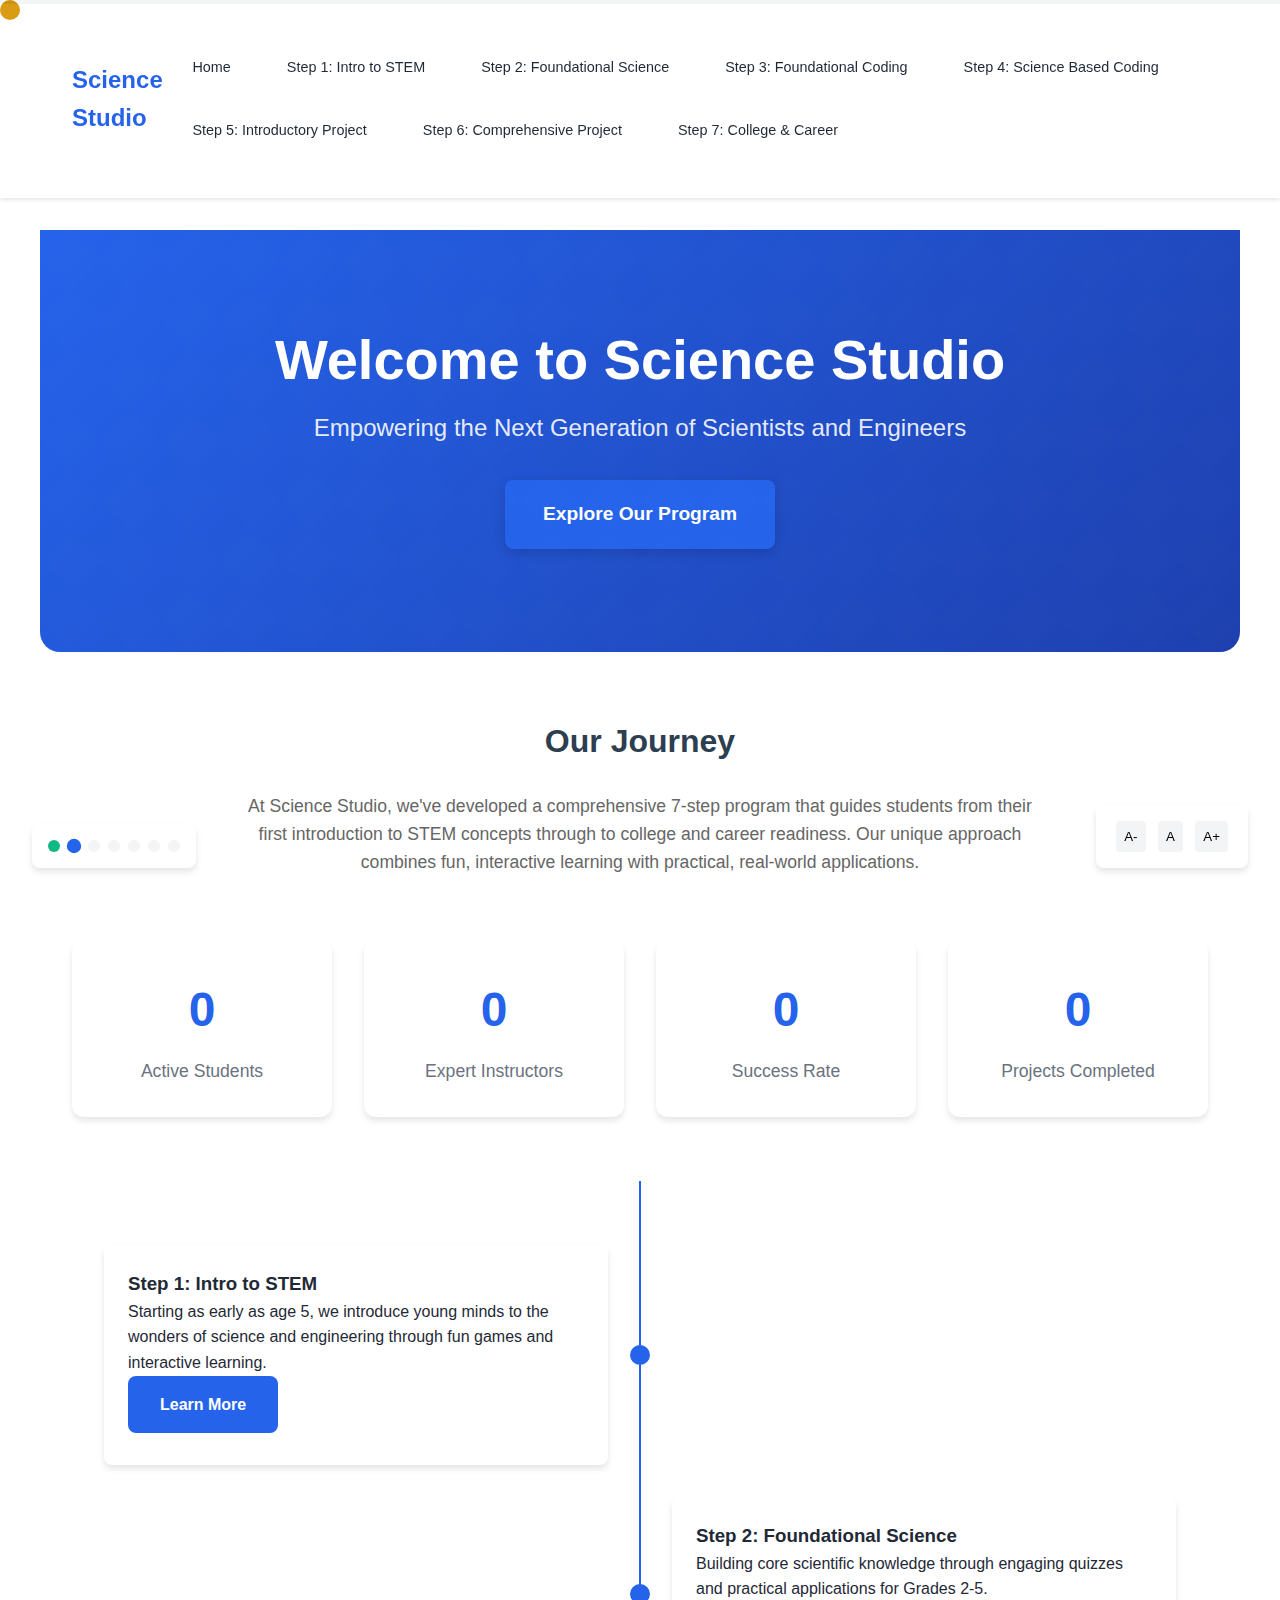
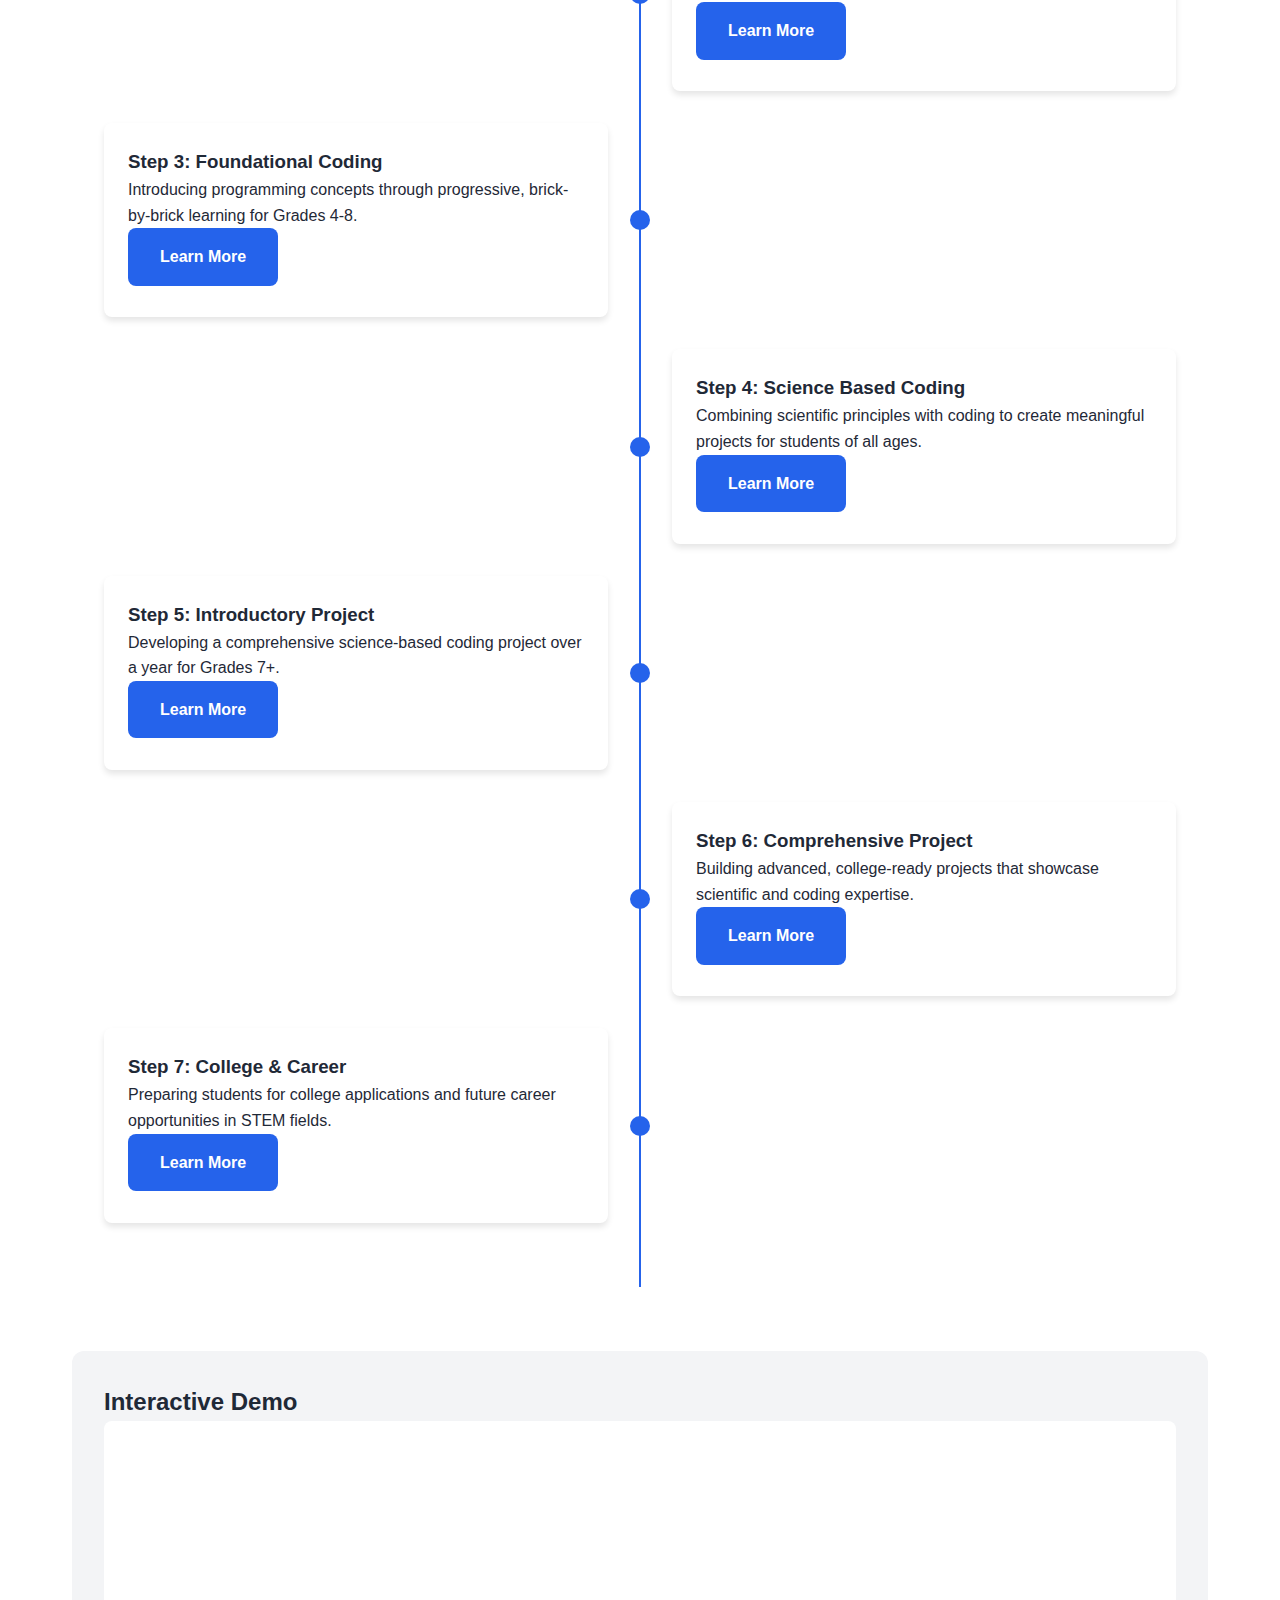
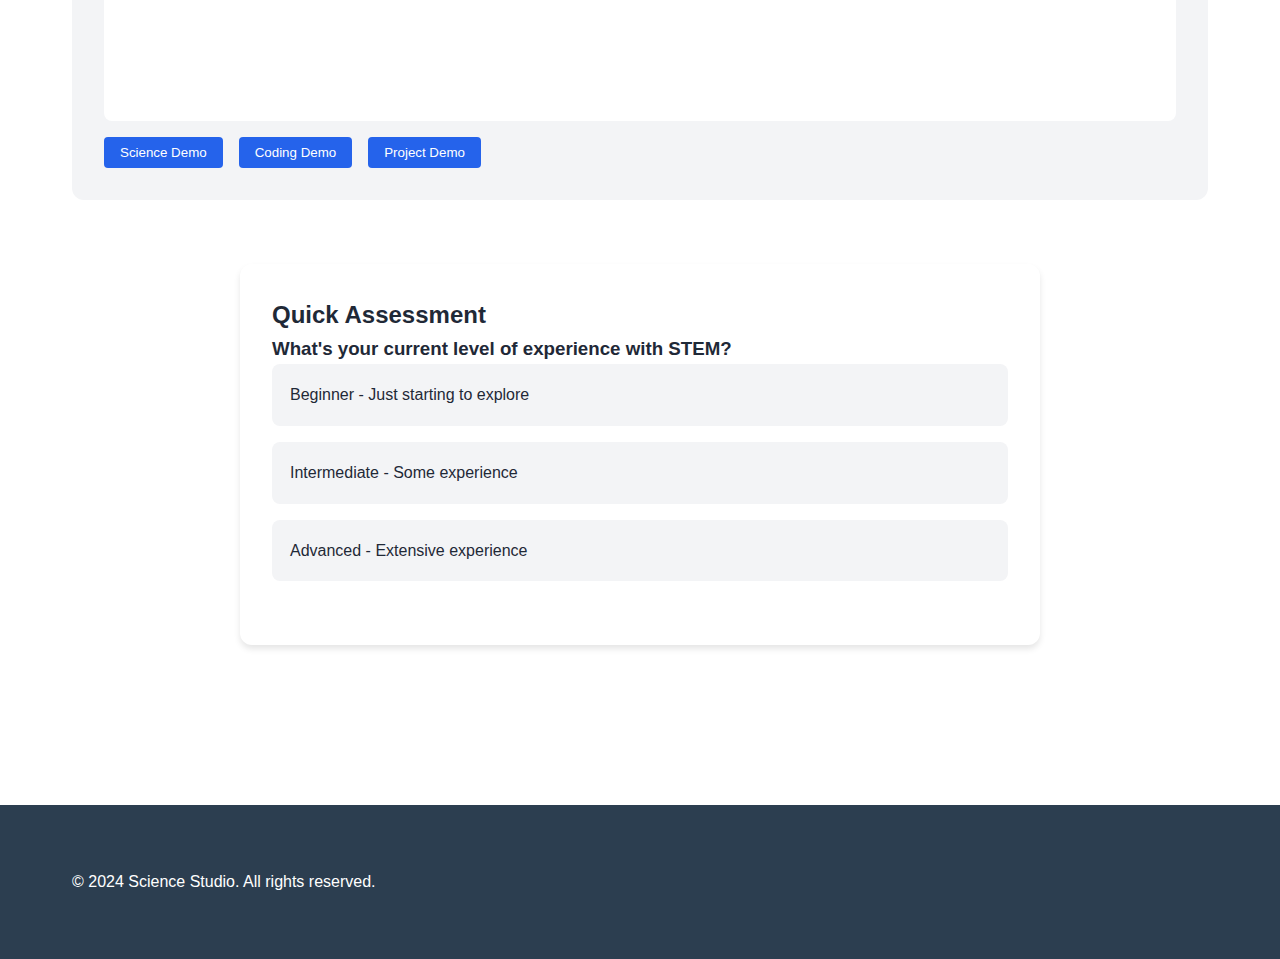
<file: index.html>
<!DOCTYPE html>
<html lang="en">
<head>
    <meta charset="UTF-8">
    <meta name="viewport" content="width=device-width, initial-scale=1.0">
    <meta name="description" content="Science Studio - Your Gateway to Scientific Discovery">
    <title>Science Studio</title>
    <link rel="stylesheet" href="style.css">
</head>
<body>
    <div class="loading">
        <div class="loading-spinner"></div>
    </div>

    <div class="custom-cursor"></div>

    <a href="#main-content" class="skip-link">Skip to main content</a>
    <div class="progress-bar" role="progressbar" aria-valuenow="0" aria-valuemin="0" aria-valuemax="100"></div>
    
    <header>
        <div class="container">
            <nav>
                <a href="index.html" class="logo tooltip" data-tooltip="Return to Home">Science Studio</a>
                <button class="mobile-menu-btn" aria-label="Open menu" aria-expanded="false" aria-controls="mobile-menu">☰</button>
                <div class="nav-links">
                    <a href="index.html" aria-current="page">Home</a>
                    <a href="step1.html">Step 1: Intro to STEM</a>
                    <a href="step2.html">Step 2: Foundational Science</a>
                    <a href="step3.html">Step 3: Foundational Coding</a>
                    <a href="step4.html">Step 4: Science Based Coding</a>
                    <a href="step5.html">Step 5: Introductory Project</a>
                    <a href="step6.html">Step 6: Comprehensive Project</a>
                    <a href="step7.html">Step 7: College & Career</a>
                </div>
            </nav>
        </div>
    </header>

    <div id="mobile-menu" class="mobile-menu" aria-hidden="true">
        <button class="close-btn" aria-label="Close menu">×</button>
        <div class="nav-links">
            <a href="index.html" aria-current="page">Home</a>
            <a href="step1.html">Step 1: Intro to STEM</a>
            <a href="step2.html">Step 2: Foundational Science</a>
            <a href="step3.html">Step 3: Foundational Coding</a>
            <a href="step4.html">Step 4: Science Based Coding</a>
            <a href="step5.html">Step 5: Introductory Project</a>
            <a href="step6.html">Step 6: Comprehensive Project</a>
            <a href="step7.html">Step 7: College & Career</a>
        </div>
    </div>

    <main id="main-content">
        <div class="container">
            <section class="hero fade-in">
                <h1>Welcome to Science Studio</h1>
                <p class="subtitle">Empowering the Next Generation of Scientists and Engineers</p>
                <div class="hero-cta">
                    <a href="#steps-overview" class="btn floating">Explore Our Program</a>
                </div>
            </section>

            <section class="about fade-in">
                <h2>Our Journey</h2>
                <p>At Science Studio, we've developed a comprehensive 7-step program that guides students from their first introduction to STEM concepts through to college and career readiness. Our unique approach combines fun, interactive learning with practical, real-world applications.</p>
            </section>

            <section class="stats-grid">
                <div class="stat-card">
                    <div class="stat-number" data-count="1000">0</div>
                    <div class="stat-label">Active Students</div>
                </div>
                <div class="stat-card">
                    <div class="stat-number" data-count="50">0</div>
                    <div class="stat-label">Expert Instructors</div>
                </div>
                <div class="stat-card">
                    <div class="stat-number" data-count="95">0</div>
                    <div class="stat-label">Success Rate</div>
                </div>
                <div class="stat-card">
                    <div class="stat-number" data-count="100">0</div>
                    <div class="stat-label">Projects Completed</div>
                </div>
            </section>

            <section class="timeline">
                <div class="timeline-item">
                    <div class="timeline-content">
                        <h3>Step 1: Intro to STEM</h3>
                        <p>Starting as early as age 5, we introduce young minds to the wonders of science and engineering through fun games and interactive learning.</p>
                        <a href="step1.html" class="btn">Learn More</a>
                    </div>
                    <div class="timeline-dot"></div>
                </div>
                <div class="timeline-item">
                    <div class="timeline-content">
                        <h3>Step 2: Foundational Science</h3>
                        <p>Building core scientific knowledge through engaging quizzes and practical applications for Grades 2-5.</p>
                        <a href="step2.html" class="btn">Learn More</a>
                    </div>
                    <div class="timeline-dot"></div>
                </div>
                <div class="timeline-item">
                    <div class="timeline-content">
                        <h3>Step 3: Foundational Coding</h3>
                        <p>Introducing programming concepts through progressive, brick-by-brick learning for Grades 4-8.</p>
                        <a href="step3.html" class="btn">Learn More</a>
                    </div>
                    <div class="timeline-dot"></div>
                </div>
                <div class="timeline-item">
                    <div class="timeline-content">
                        <h3>Step 4: Science Based Coding</h3>
                        <p>Combining scientific principles with coding to create meaningful projects for students of all ages.</p>
                        <a href="step4.html" class="btn">Learn More</a>
                    </div>
                    <div class="timeline-dot"></div>
                </div>
                <div class="timeline-item">
                    <div class="timeline-content">
                        <h3>Step 5: Introductory Project</h3>
                        <p>Developing a comprehensive science-based coding project over a year for Grades 7+.</p>
                        <a href="step5.html" class="btn">Learn More</a>
                    </div>
                    <div class="timeline-dot"></div>
                </div>
                <div class="timeline-item">
                    <div class="timeline-content">
                        <h3>Step 6: Comprehensive Project</h3>
                        <p>Building advanced, college-ready projects that showcase scientific and coding expertise.</p>
                        <a href="step6.html" class="btn">Learn More</a>
                    </div>
                    <div class="timeline-dot"></div>
                </div>
                <div class="timeline-item">
                    <div class="timeline-content">
                        <h3>Step 7: College & Career</h3>
                        <p>Preparing students for college applications and future career opportunities in STEM fields.</p>
                        <a href="step7.html" class="btn">Learn More</a>
                    </div>
                    <div class="timeline-dot"></div>
                </div>
            </section>

            <section class="demo-container">
                <h2>Interactive Demo</h2>
                <div class="demo-preview">
                    <!-- Demo content will be added dynamically -->
                </div>
                <div class="demo-controls">
                    <button class="demo-btn" data-demo="science">Science Demo</button>
                    <button class="demo-btn" data-demo="coding">Coding Demo</button>
                    <button class="demo-btn" data-demo="project">Project Demo</button>
                </div>
            </section>

            <section class="quiz-container">
                <h2>Quick Assessment</h2>
                <div class="quiz-question">
                    <h3>What's your current level of experience with STEM?</h3>
                    <div class="quiz-options">
                        <div class="quiz-option" data-correct="true">Beginner - Just starting to explore</div>
                        <div class="quiz-option">Intermediate - Some experience</div>
                        <div class="quiz-option">Advanced - Extensive experience</div>
                    </div>
                    <div class="quiz-feedback"></div>
                </div>
            </section>

            <div class="progress-tracker">
                <div class="progress-steps">
                    <div class="progress-step completed"></div>
                    <div class="progress-step current"></div>
                    <div class="progress-step"></div>
                    <div class="progress-step"></div>
                    <div class="progress-step"></div>
                    <div class="progress-step"></div>
                    <div class="progress-step"></div>
                </div>
            </div>

            <div class="font-size-controls">
                <button class="font-size-btn" data-size="small">A-</button>
                <button class="font-size-btn" data-size="medium">A</button>
                <button class="font-size-btn" data-size="large">A+</button>
            </div>
        </div>
    </main>

    <footer>
        <div class="container">
            <div class="footer-content">
                <p>&copy; 2024 Science Studio. All rights reserved.</p>
            </div>
        </div>
    </footer>

    <script>
        // Loading Animation
        window.addEventListener('load', () => {
            const loading = document.querySelector('.loading');
            loading.classList.add('hidden');
            setTimeout(() => {
                loading.style.display = 'none';
            }, 500);
        });

        // Custom Cursor
        const cursor = document.querySelector('.custom-cursor');
        document.addEventListener('mousemove', (e) => {
            cursor.style.left = e.clientX + 'px';
            cursor.style.top = e.clientY + 'px';
        });

        document.addEventListener('mousedown', () => {
            cursor.classList.add('active');
        });

        document.addEventListener('mouseup', () => {
            cursor.classList.remove('active');
        });

        // Statistics Animation
        const stats = document.querySelectorAll('.stat-number');
        const observer = new IntersectionObserver((entries) => {
            entries.forEach(entry => {
                if (entry.isIntersecting) {
                    const target = entry.target;
                    const count = parseInt(target.getAttribute('data-count'));
                    let current = 0;
                    const duration = 2000;
                    const increment = count / (duration / 16);
                    
                    const timer = setInterval(() => {
                        current += increment;
                        if (current >= count) {
                            target.textContent = count;
                            clearInterval(timer);
                        } else {
                            target.textContent = Math.floor(current);
                        }
                    }, 16);
                    
                    observer.unobserve(target);
                }
            });
        }, { threshold: 0.5 });

        stats.forEach(stat => observer.observe(stat));

        // Mobile Menu
        const mobileMenuBtn = document.querySelector('.mobile-menu-btn');
        const mobileMenu = document.querySelector('.mobile-menu');
        const closeBtn = document.querySelector('.close-btn');

        mobileMenuBtn.addEventListener('click', () => {
            mobileMenu.classList.add('active');
            mobileMenu.setAttribute('aria-hidden', 'false');
            mobileMenuBtn.setAttribute('aria-expanded', 'true');
            document.body.style.overflow = 'hidden';
        });

        closeBtn.addEventListener('click', () => {
            mobileMenu.classList.remove('active');
            mobileMenu.setAttribute('aria-hidden', 'true');
            mobileMenuBtn.setAttribute('aria-expanded', 'false');
            document.body.style.overflow = '';
        });

        // Progress Bar
        window.addEventListener('scroll', () => {
            const winScroll = document.body.scrollTop || document.documentElement.scrollTop;
            const height = document.documentElement.scrollHeight - document.documentElement.clientHeight;
            const scrolled = (winScroll / height) * 100;
            const progressBar = document.querySelector('.progress-bar');
            progressBar.style.setProperty('--progress', `${scrolled}%`);
            progressBar.setAttribute('aria-valuenow', Math.round(scrolled));
        });

        // Content Animation
        const contentObserver = new IntersectionObserver((entries) => {
            entries.forEach(entry => {
                if (entry.isIntersecting) {
                    entry.target.classList.add('visible');
                }
            });
        }, { 
            threshold: 0.1,
            rootMargin: '0px 0px -50px 0px'
        });

        document.querySelectorAll('.content section, .step-card, .timeline-item').forEach(section => {
            contentObserver.observe(section);
        });

        // Quiz Functionality
        const quizOptions = document.querySelectorAll('.quiz-option');
        quizOptions.forEach(option => {
            option.addEventListener('click', () => {
                const feedback = option.parentElement.nextElementSibling;
                const isCorrect = option.getAttribute('data-correct') === 'true';
                
                quizOptions.forEach(opt => opt.classList.remove('selected'));
                option.classList.add('selected');
                
                feedback.style.display = 'block';
                feedback.textContent = isCorrect ? 'Great choice! Let\'s get started.' : 'No worries! We\'ll help you build your skills.';
                feedback.className = `quiz-feedback ${isCorrect ? 'correct' : 'incorrect'}`;
            });
        });

        // Font Size Controls
        const fontSizeBtns = document.querySelectorAll('.font-size-btn');
        fontSizeBtns.forEach(btn => {
            btn.addEventListener('click', () => {
                const size = btn.getAttribute('data-size');
                document.body.style.fontSize = size === 'small' ? '14px' : size === 'large' ? '18px' : '16px';
            });
        });

        // Demo Controls
        const demoBtns = document.querySelectorAll('.demo-btn');
        const demoPreview = document.querySelector('.demo-preview');
        
        demoBtns.forEach(btn => {
            btn.addEventListener('click', () => {
                const demo = btn.getAttribute('data-demo');
                // Add demo content based on selection
                demoPreview.innerHTML = `<div class="demo-content">Loading ${demo} demo...</div>`;
            });
        });

        // Progress Tracker
        const progressSteps = document.querySelectorAll('.progress-step');
        let currentStep = 1;

        function updateProgress() {
            progressSteps.forEach((step, index) => {
                if (index < currentStep) {
                    step.classList.add('completed');
                    step.classList.remove('current');
                } else if (index === currentStep) {
                    step.classList.add('current');
                    step.classList.remove('completed');
                } else {
                    step.classList.remove('completed', 'current');
                }
            });
        }

        // Update progress when scrolling to sections
        const sectionObserver = new IntersectionObserver((entries) => {
            entries.forEach(entry => {
                if (entry.isIntersecting) {
                    const section = entry.target;
                    const index = Array.from(section.parentElement.children).indexOf(section);
                    currentStep = Math.floor(index / 2) + 1;
                    updateProgress();
                }
            });
        }, { threshold: 0.5 });

        document.querySelectorAll('.timeline-item').forEach(item => {
            sectionObserver.observe(item);
        });
    </script>
</body>
</html>
</file>
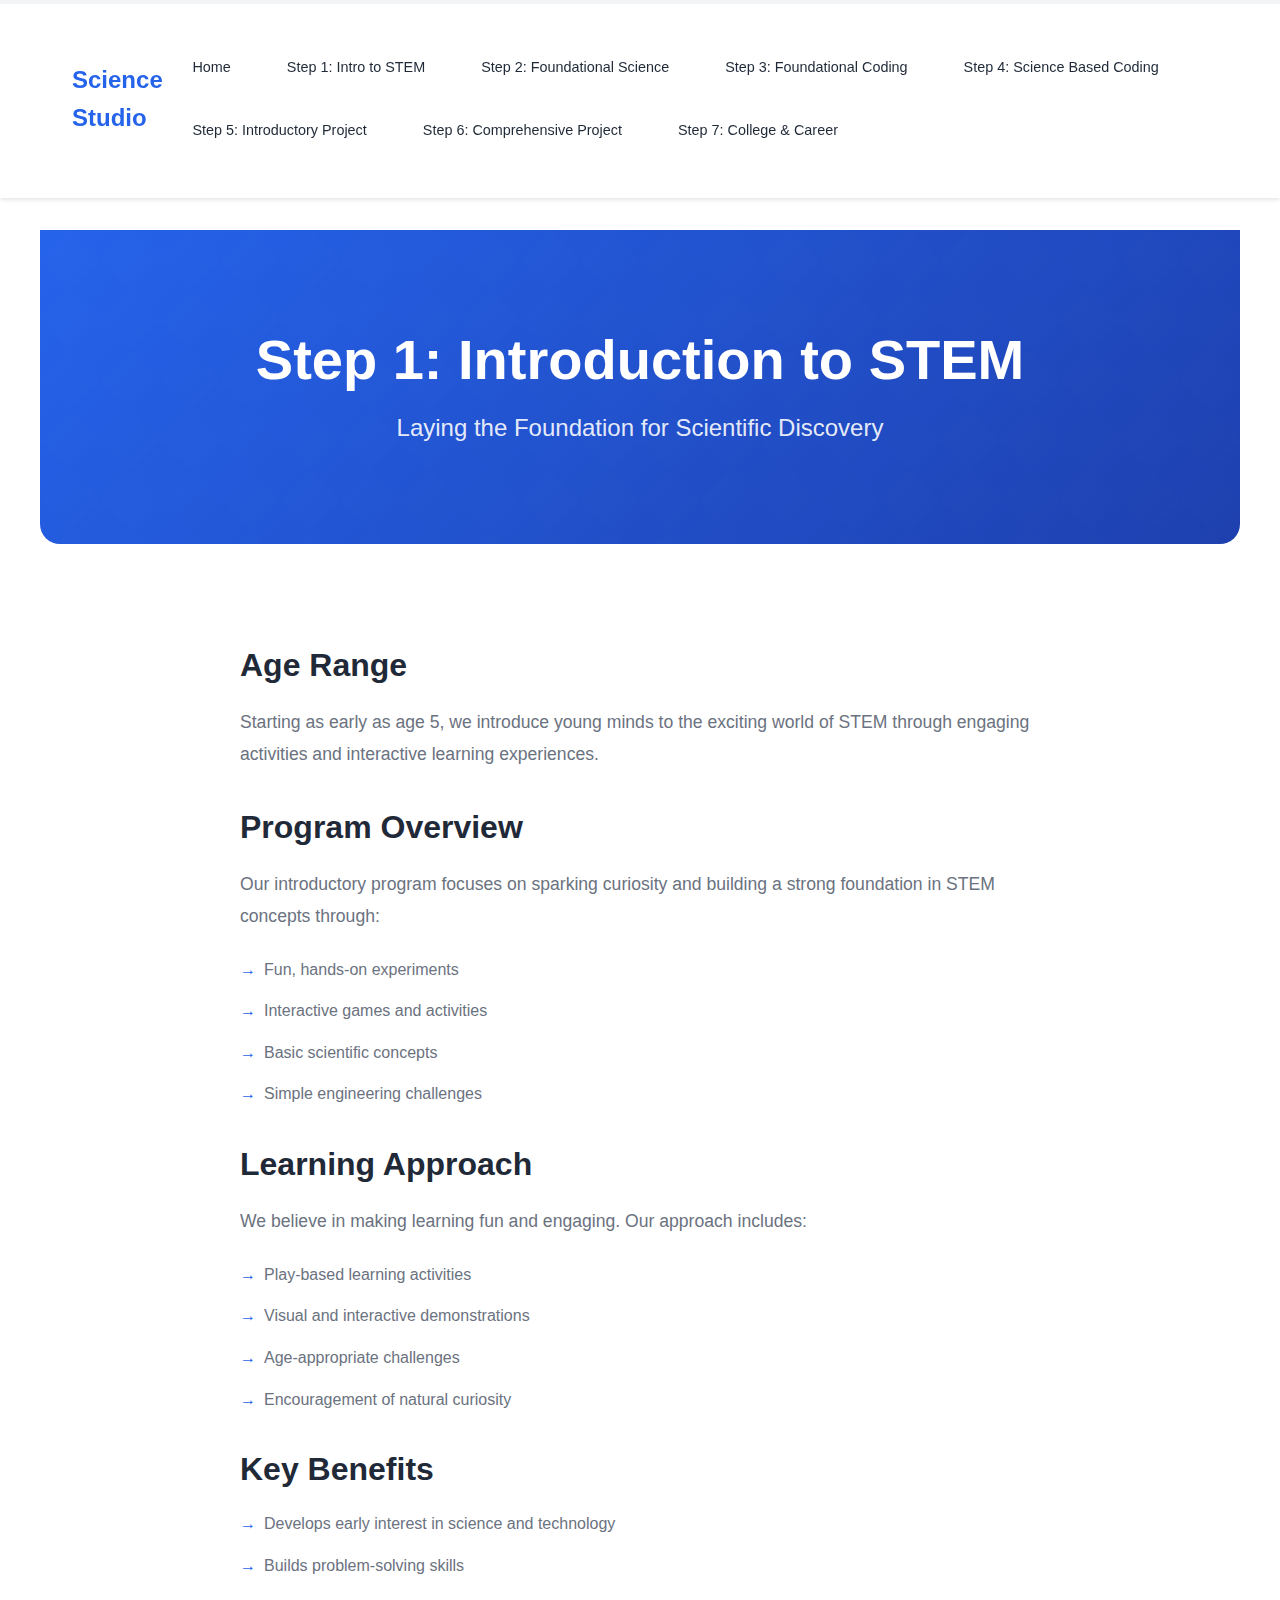
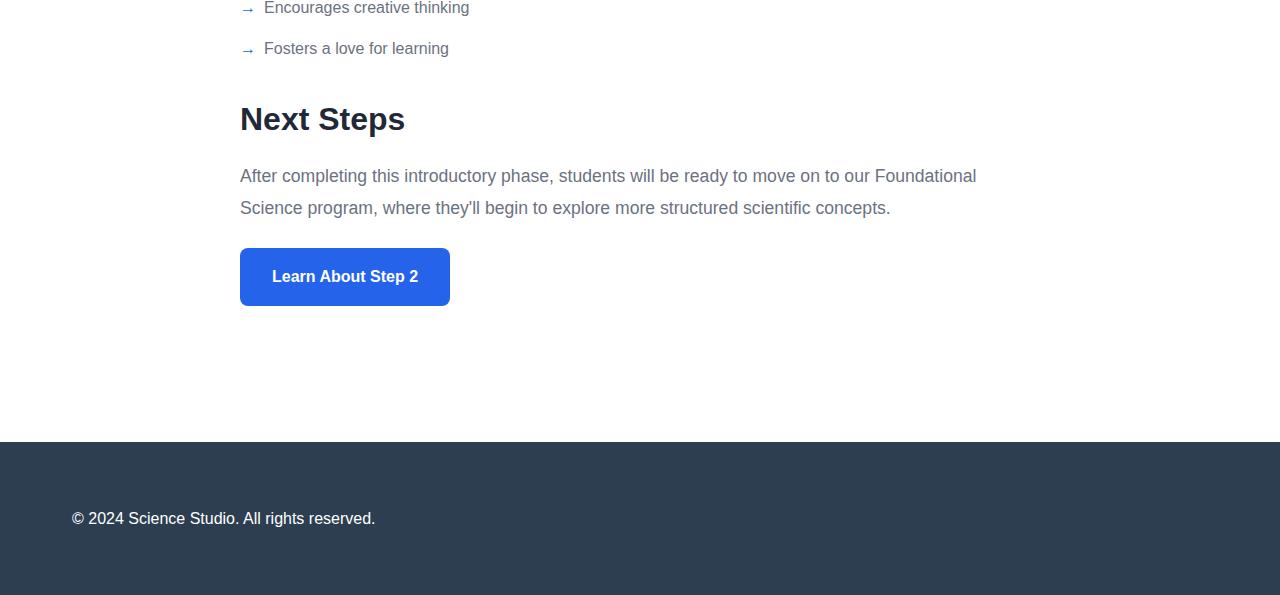
<file: step1.html>
<!DOCTYPE html>
<html lang="en">
<head>
    <meta charset="UTF-8">
    <meta name="viewport" content="width=device-width, initial-scale=1.0">
    <meta name="description" content="Step 1: Introduction to STEM - Science Studio">
    <title>Step 1: Introduction to STEM - Science Studio</title>
    <link rel="stylesheet" href="style.css">
</head>
<body>
    <div class="progress-bar"></div>
    
    <header>
        <div class="container">
            <nav>
                <div class="logo">Science Studio</div>
                <button class="mobile-menu-btn">☰</button>
                <div class="nav-links">
                    <a href="index.html">Home</a>
                    <a href="step1.html">Step 1: Intro to STEM</a>
                    <a href="step2.html">Step 2: Foundational Science</a>
                    <a href="step3.html">Step 3: Foundational Coding</a>
                    <a href="step4.html">Step 4: Science Based Coding</a>
                    <a href="step5.html">Step 5: Introductory Project</a>
                    <a href="step6.html">Step 6: Comprehensive Project</a>
                    <a href="step7.html">Step 7: College & Career</a>
                </div>
            </nav>
        </div>
    </header>

    <div class="mobile-menu">
        <button class="close-btn">×</button>
        <div class="nav-links">
            <a href="index.html">Home</a>
            <a href="step1.html">Step 1: Intro to STEM</a>
            <a href="step2.html">Step 2: Foundational Science</a>
            <a href="step3.html">Step 3: Foundational Coding</a>
            <a href="step4.html">Step 4: Science Based Coding</a>
            <a href="step5.html">Step 5: Introductory Project</a>
            <a href="step6.html">Step 6: Comprehensive Project</a>
            <a href="step7.html">Step 7: College & Career</a>
        </div>
    </div>

    <main>
        <div class="container">
            <section class="hero">
                <h1>Step 1: Introduction to STEM</h1>
                <p class="subtitle">Laying the Foundation for Scientific Discovery</p>
            </section>

            <section class="content">
                <div class="section">
                    <h2>Age Range</h2>
                    <p>Starting as early as age 5, we introduce young minds to the exciting world of STEM through engaging activities and interactive learning experiences.</p>
                </div>

                <div class="section">
                    <h2>Program Overview</h2>
                    <p>Our introductory program focuses on sparking curiosity and building a strong foundation in STEM concepts through:</p>
                    <ul>
                        <li>Fun, hands-on experiments</li>
                        <li>Interactive games and activities</li>
                        <li>Basic scientific concepts</li>
                        <li>Simple engineering challenges</li>
                    </ul>
                </div>

                <div class="section">
                    <h2>Learning Approach</h2>
                    <p>We believe in making learning fun and engaging. Our approach includes:</p>
                    <ul>
                        <li>Play-based learning activities</li>
                        <li>Visual and interactive demonstrations</li>
                        <li>Age-appropriate challenges</li>
                        <li>Encouragement of natural curiosity</li>
                    </ul>
                </div>

                <div class="section">
                    <h2>Key Benefits</h2>
                    <ul>
                        <li>Develops early interest in science and technology</li>
                        <li>Builds problem-solving skills</li>
                        <li>Encourages creative thinking</li>
                        <li>Fosters a love for learning</li>
                    </ul>
                </div>

                <div class="section">
                    <h2>Next Steps</h2>
                    <p>After completing this introductory phase, students will be ready to move on to our Foundational Science program, where they'll begin to explore more structured scientific concepts.</p>
                    <a href="step2.html" class="btn">Learn About Step 2</a>
                </div>
            </section>
        </div>
    </main>

    <footer>
        <div class="container">
            <div class="footer-content">
                <p>&copy; 2024 Science Studio. All rights reserved.</p>
            </div>
        </div>
    </footer>

    <script>
        // Mobile Menu
        const mobileMenuBtn = document.querySelector('.mobile-menu-btn');
        const mobileMenu = document.querySelector('.mobile-menu');
        const closeBtn = document.querySelector('.close-btn');

        mobileMenuBtn.addEventListener('click', () => {
            mobileMenu.classList.add('active');
        });

        closeBtn.addEventListener('click', () => {
            mobileMenu.classList.remove('active');
        });

        // Progress Bar
        window.addEventListener('scroll', () => {
            const winScroll = document.body.scrollTop || document.documentElement.scrollTop;
            const height = document.documentElement.scrollHeight - document.documentElement.clientHeight;
            const scrolled = (winScroll / height) * 100;
            document.querySelector('.progress-bar').style.setProperty('--progress', `${scrolled}%`);
        });

        // Content Animation
        const observer = new IntersectionObserver((entries) => {
            entries.forEach(entry => {
                if (entry.isIntersecting) {
                    entry.target.classList.add('visible');
                }
            });
        }, { threshold: 0.1 });

        document.querySelectorAll('.content section').forEach(section => {
            observer.observe(section);
        });
    </script>
</body>
</html>
</file>
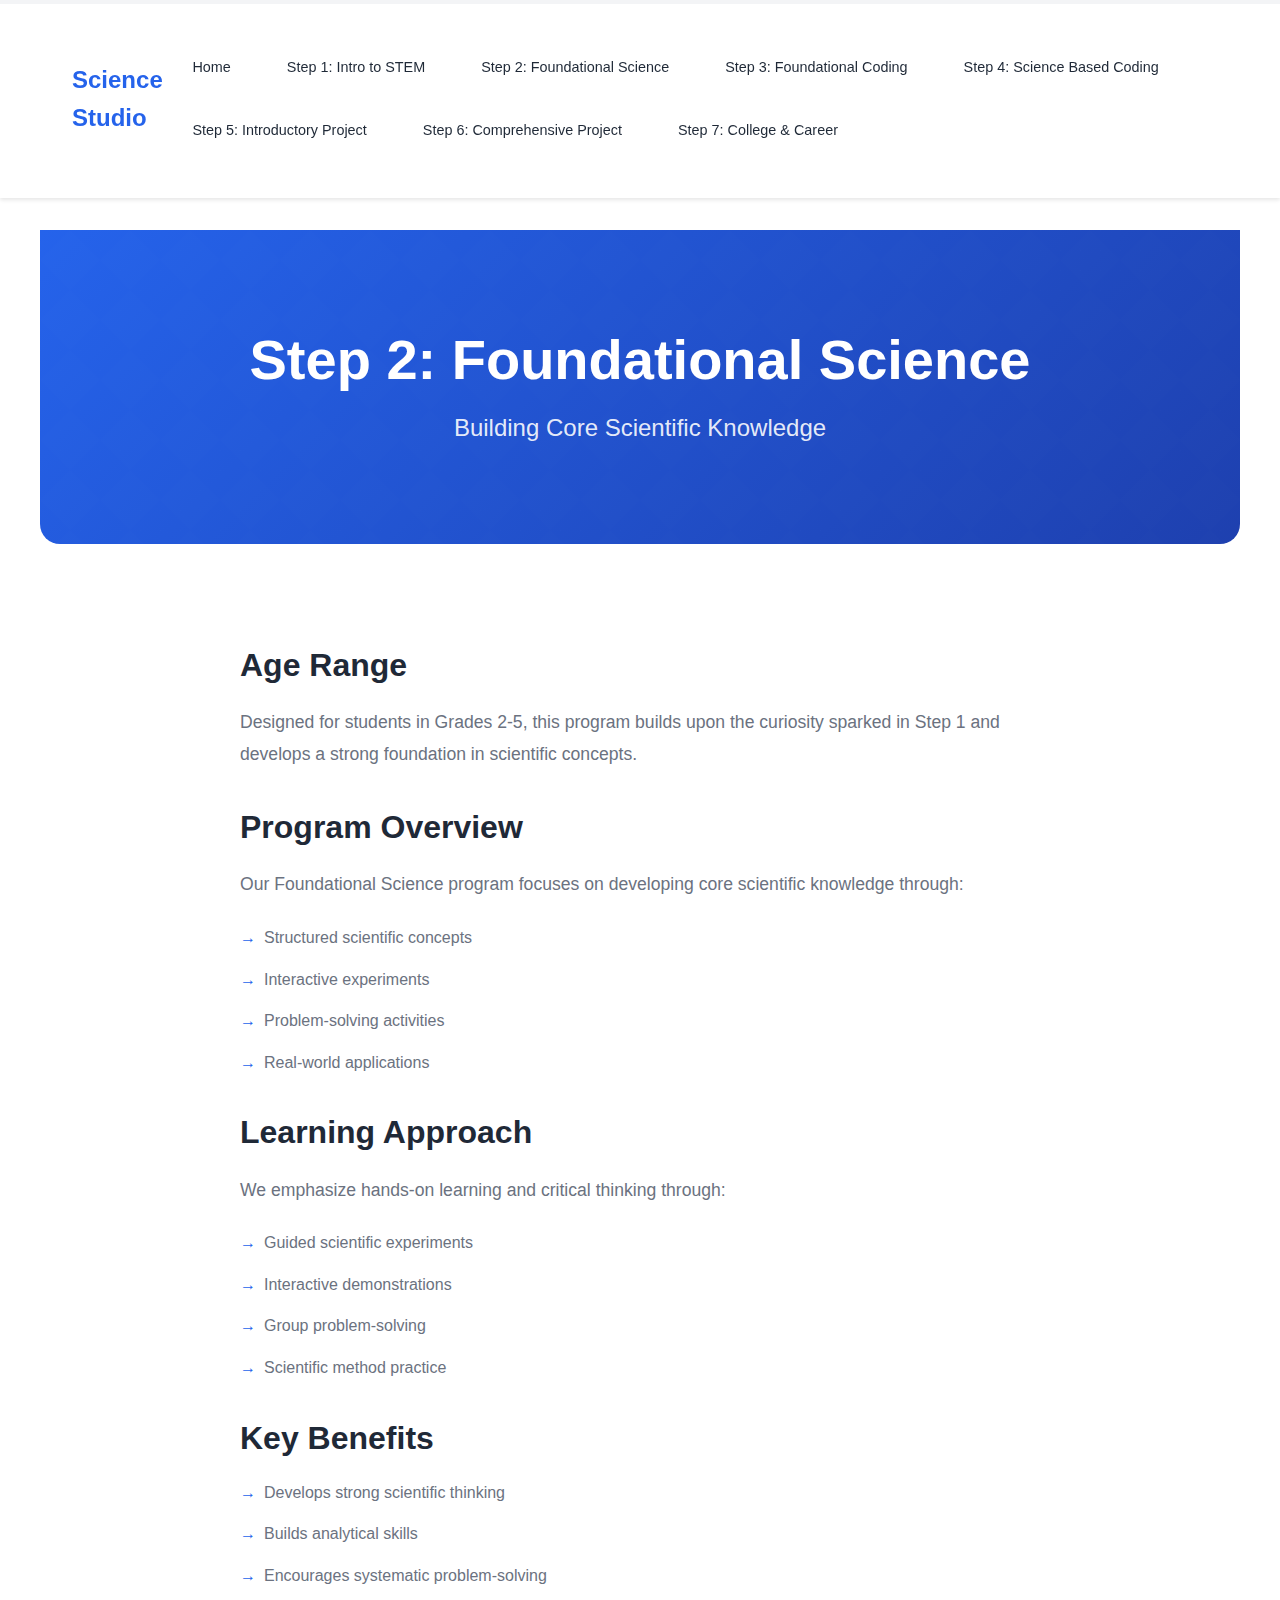
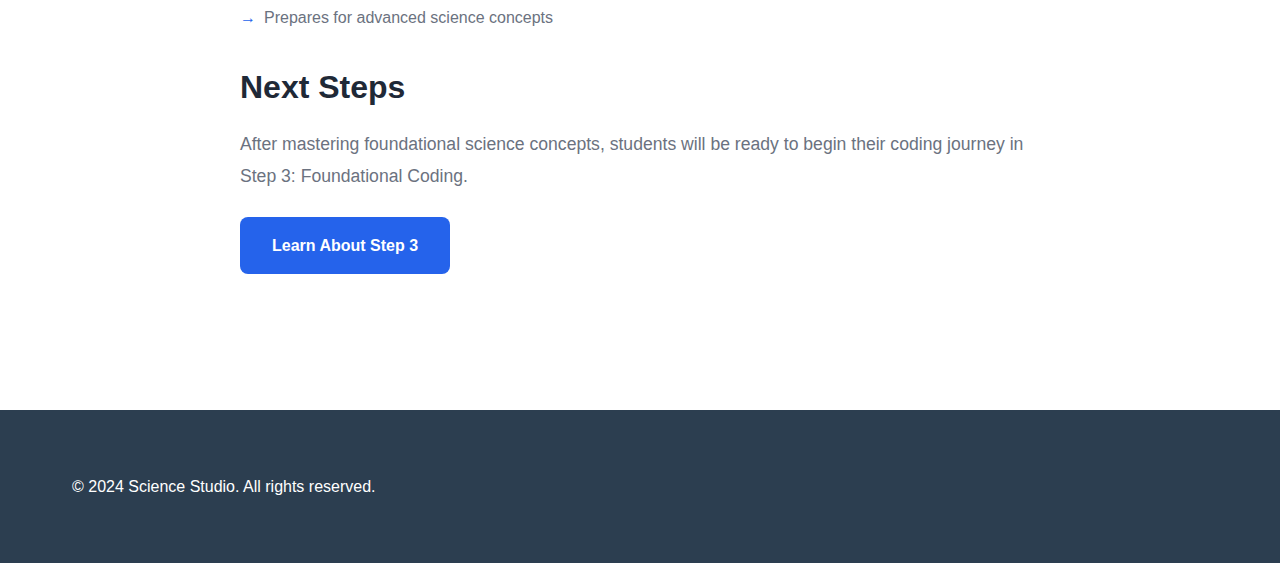
<file: step2.html>
<!DOCTYPE html>
<html lang="en">
<head>
    <meta charset="UTF-8">
    <meta name="viewport" content="width=device-width, initial-scale=1.0">
    <meta name="description" content="Step 2: Foundational Science - Science Studio">
    <title>Step 2: Foundational Science - Science Studio</title>
    <link rel="stylesheet" href="style.css">
</head>
<body>
    <div class="progress-bar"></div>
    
    <header>
        <div class="container">
            <nav>
                <div class="logo">Science Studio</div>
                <button class="mobile-menu-btn">☰</button>
                <div class="nav-links">
                    <a href="index.html">Home</a>
                    <a href="step1.html">Step 1: Intro to STEM</a>
                    <a href="step2.html">Step 2: Foundational Science</a>
                    <a href="step3.html">Step 3: Foundational Coding</a>
                    <a href="step4.html">Step 4: Science Based Coding</a>
                    <a href="step5.html">Step 5: Introductory Project</a>
                    <a href="step6.html">Step 6: Comprehensive Project</a>
                    <a href="step7.html">Step 7: College & Career</a>
                </div>
            </nav>
        </div>
    </header>

    <div class="mobile-menu">
        <button class="close-btn">×</button>
        <div class="nav-links">
            <a href="index.html">Home</a>
            <a href="step1.html">Step 1: Intro to STEM</a>
            <a href="step2.html">Step 2: Foundational Science</a>
            <a href="step3.html">Step 3: Foundational Coding</a>
            <a href="step4.html">Step 4: Science Based Coding</a>
            <a href="step5.html">Step 5: Introductory Project</a>
            <a href="step6.html">Step 6: Comprehensive Project</a>
            <a href="step7.html">Step 7: College & Career</a>
        </div>
    </div>

    <main>
        <div class="container">
            <section class="hero">
                <h1>Step 2: Foundational Science</h1>
                <p class="subtitle">Building Core Scientific Knowledge</p>
            </section>

            <section class="content">
                <div class="section">
                    <h2>Age Range</h2>
                    <p>Designed for students in Grades 2-5, this program builds upon the curiosity sparked in Step 1 and develops a strong foundation in scientific concepts.</p>
                </div>

                <div class="section">
                    <h2>Program Overview</h2>
                    <p>Our Foundational Science program focuses on developing core scientific knowledge through:</p>
                    <ul>
                        <li>Structured scientific concepts</li>
                        <li>Interactive experiments</li>
                        <li>Problem-solving activities</li>
                        <li>Real-world applications</li>
                    </ul>
                </div>

                <div class="section">
                    <h2>Learning Approach</h2>
                    <p>We emphasize hands-on learning and critical thinking through:</p>
                    <ul>
                        <li>Guided scientific experiments</li>
                        <li>Interactive demonstrations</li>
                        <li>Group problem-solving</li>
                        <li>Scientific method practice</li>
                    </ul>
                </div>

                <div class="section">
                    <h2>Key Benefits</h2>
                    <ul>
                        <li>Develops strong scientific thinking</li>
                        <li>Builds analytical skills</li>
                        <li>Encourages systematic problem-solving</li>
                        <li>Prepares for advanced science concepts</li>
                    </ul>
                </div>

                <div class="section">
                    <h2>Next Steps</h2>
                    <p>After mastering foundational science concepts, students will be ready to begin their coding journey in Step 3: Foundational Coding.</p>
                    <a href="step3.html" class="btn">Learn About Step 3</a>
                </div>
            </section>
        </div>
    </main>

    <footer>
        <div class="container">
            <div class="footer-content">
                <p>&copy; 2024 Science Studio. All rights reserved.</p>
            </div>
        </div>
    </footer>

    <script>
        // Mobile Menu
        const mobileMenuBtn = document.querySelector('.mobile-menu-btn');
        const mobileMenu = document.querySelector('.mobile-menu');
        const closeBtn = document.querySelector('.close-btn');

        mobileMenuBtn.addEventListener('click', () => {
            mobileMenu.classList.add('active');
        });

        closeBtn.addEventListener('click', () => {
            mobileMenu.classList.remove('active');
        });

        // Progress Bar
        window.addEventListener('scroll', () => {
            const winScroll = document.body.scrollTop || document.documentElement.scrollTop;
            const height = document.documentElement.scrollHeight - document.documentElement.clientHeight;
            const scrolled = (winScroll / height) * 100;
            document.querySelector('.progress-bar').style.setProperty('--progress', `${scrolled}%`);
        });

        // Content Animation
        const observer = new IntersectionObserver((entries) => {
            entries.forEach(entry => {
                if (entry.isIntersecting) {
                    entry.target.classList.add('visible');
                }
            });
        }, { threshold: 0.1 });

        document.querySelectorAll('.content section').forEach(section => {
            observer.observe(section);
        });
    </script>
</body>
</html>
</file>
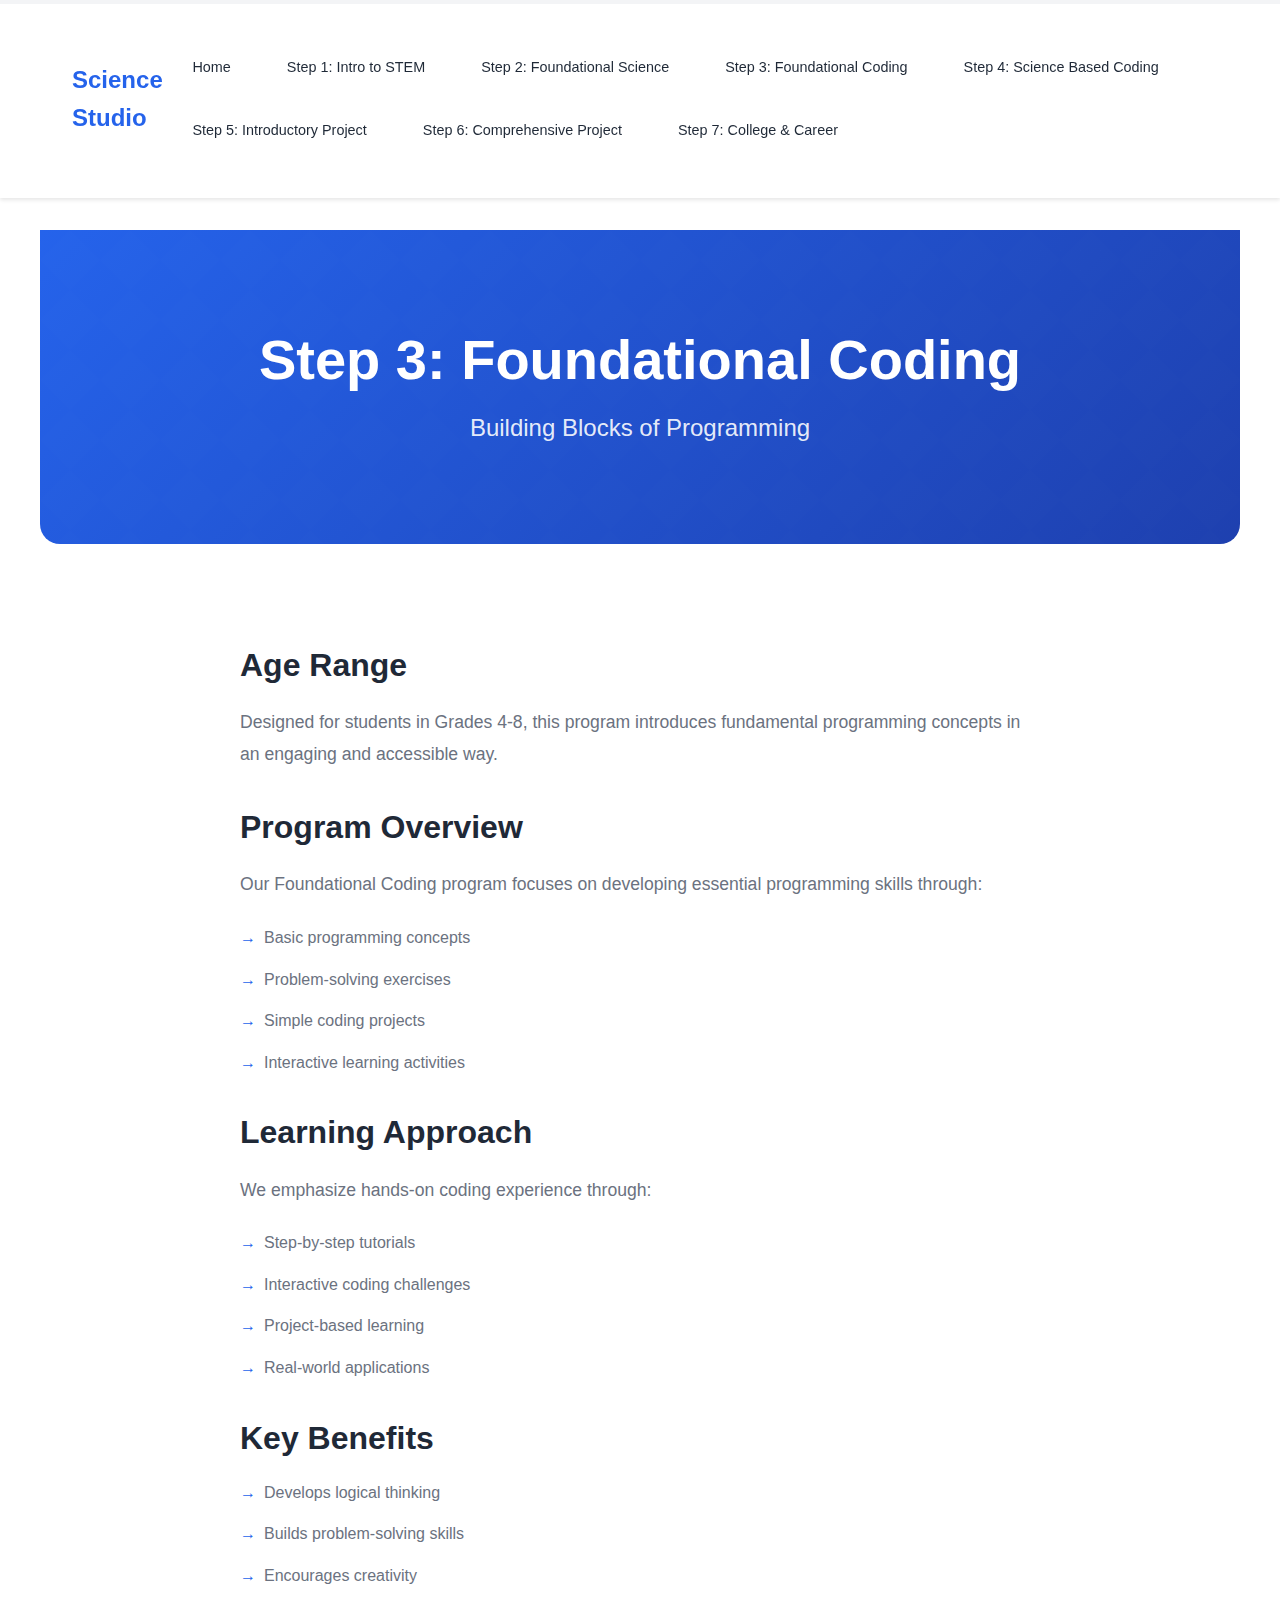
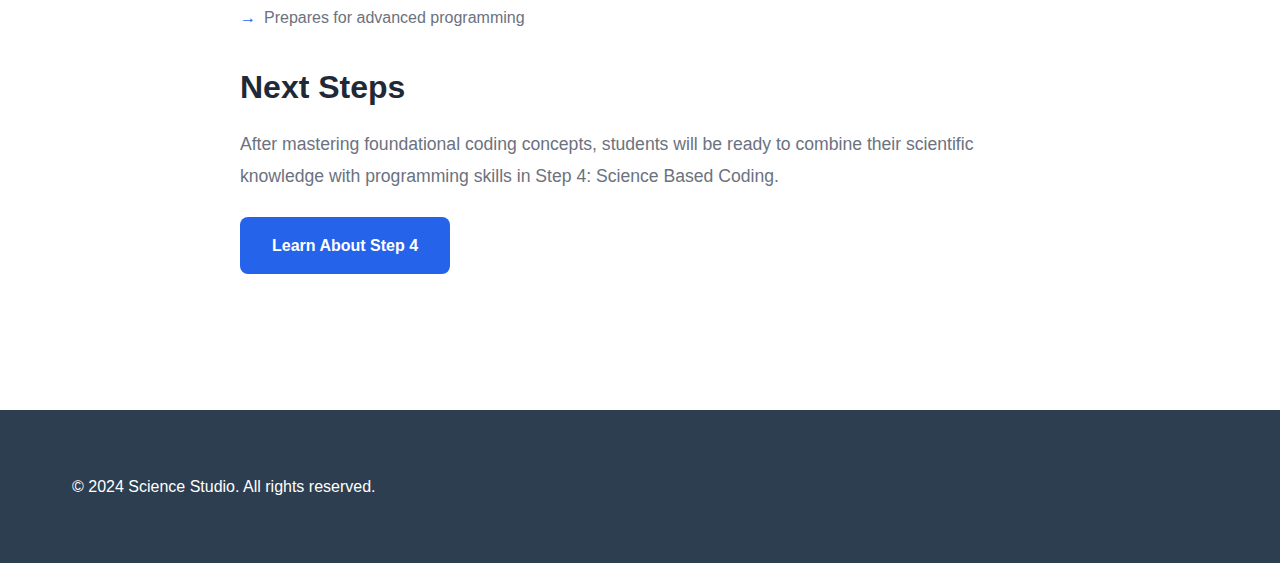
<file: step3.html>
<!DOCTYPE html>
<html lang="en">
<head>
    <meta charset="UTF-8">
    <meta name="viewport" content="width=device-width, initial-scale=1.0">
    <meta name="description" content="Step 3: Foundational Coding - Science Studio">
    <title>Step 3: Foundational Coding - Science Studio</title>
    <link rel="stylesheet" href="style.css">
</head>
<body>
    <div class="progress-bar"></div>
    
    <header>
        <div class="container">
            <nav>
                <div class="logo">Science Studio</div>
                <button class="mobile-menu-btn">☰</button>
                <div class="nav-links">
                    <a href="index.html">Home</a>
                    <a href="step1.html">Step 1: Intro to STEM</a>
                    <a href="step2.html">Step 2: Foundational Science</a>
                    <a href="step3.html">Step 3: Foundational Coding</a>
                    <a href="step4.html">Step 4: Science Based Coding</a>
                    <a href="step5.html">Step 5: Introductory Project</a>
                    <a href="step6.html">Step 6: Comprehensive Project</a>
                    <a href="step7.html">Step 7: College & Career</a>
                </div>
            </nav>
        </div>
    </header>

    <div class="mobile-menu">
        <button class="close-btn">×</button>
        <div class="nav-links">
            <a href="index.html">Home</a>
            <a href="step1.html">Step 1: Intro to STEM</a>
            <a href="step2.html">Step 2: Foundational Science</a>
            <a href="step3.html">Step 3: Foundational Coding</a>
            <a href="step4.html">Step 4: Science Based Coding</a>
            <a href="step5.html">Step 5: Introductory Project</a>
            <a href="step6.html">Step 6: Comprehensive Project</a>
            <a href="step7.html">Step 7: College & Career</a>
        </div>
    </div>

    <main>
        <div class="container">
            <section class="hero">
                <h1>Step 3: Foundational Coding</h1>
                <p class="subtitle">Building Blocks of Programming</p>
            </section>

            <section class="content">
                <div class="section">
                    <h2>Age Range</h2>
                    <p>Designed for students in Grades 4-8, this program introduces fundamental programming concepts in an engaging and accessible way.</p>
                </div>

                <div class="section">
                    <h2>Program Overview</h2>
                    <p>Our Foundational Coding program focuses on developing essential programming skills through:</p>
                    <ul>
                        <li>Basic programming concepts</li>
                        <li>Problem-solving exercises</li>
                        <li>Simple coding projects</li>
                        <li>Interactive learning activities</li>
                    </ul>
                </div>

                <div class="section">
                    <h2>Learning Approach</h2>
                    <p>We emphasize hands-on coding experience through:</p>
                    <ul>
                        <li>Step-by-step tutorials</li>
                        <li>Interactive coding challenges</li>
                        <li>Project-based learning</li>
                        <li>Real-world applications</li>
                    </ul>
                </div>

                <div class="section">
                    <h2>Key Benefits</h2>
                    <ul>
                        <li>Develops logical thinking</li>
                        <li>Builds problem-solving skills</li>
                        <li>Encourages creativity</li>
                        <li>Prepares for advanced programming</li>
                    </ul>
                </div>

                <div class="section">
                    <h2>Next Steps</h2>
                    <p>After mastering foundational coding concepts, students will be ready to combine their scientific knowledge with programming skills in Step 4: Science Based Coding.</p>
                    <a href="step4.html" class="btn">Learn About Step 4</a>
                </div>
            </section>
        </div>
    </main>

    <footer>
        <div class="container">
            <div class="footer-content">
                <p>&copy; 2024 Science Studio. All rights reserved.</p>
            </div>
        </div>
    </footer>

    <script>
        // Mobile Menu
        const mobileMenuBtn = document.querySelector('.mobile-menu-btn');
        const mobileMenu = document.querySelector('.mobile-menu');
        const closeBtn = document.querySelector('.close-btn');

        mobileMenuBtn.addEventListener('click', () => {
            mobileMenu.classList.add('active');
        });

        closeBtn.addEventListener('click', () => {
            mobileMenu.classList.remove('active');
        });

        // Progress Bar
        window.addEventListener('scroll', () => {
            const winScroll = document.body.scrollTop || document.documentElement.scrollTop;
            const height = document.documentElement.scrollHeight - document.documentElement.clientHeight;
            const scrolled = (winScroll / height) * 100;
            document.querySelector('.progress-bar').style.setProperty('--progress', `${scrolled}%`);
        });

        // Content Animation
        const observer = new IntersectionObserver((entries) => {
            entries.forEach(entry => {
                if (entry.isIntersecting) {
                    entry.target.classList.add('visible');
                }
            });
        }, { threshold: 0.1 });

        document.querySelectorAll('.content section').forEach(section => {
            observer.observe(section);
        });
    </script>
</body>
</html>
</file>
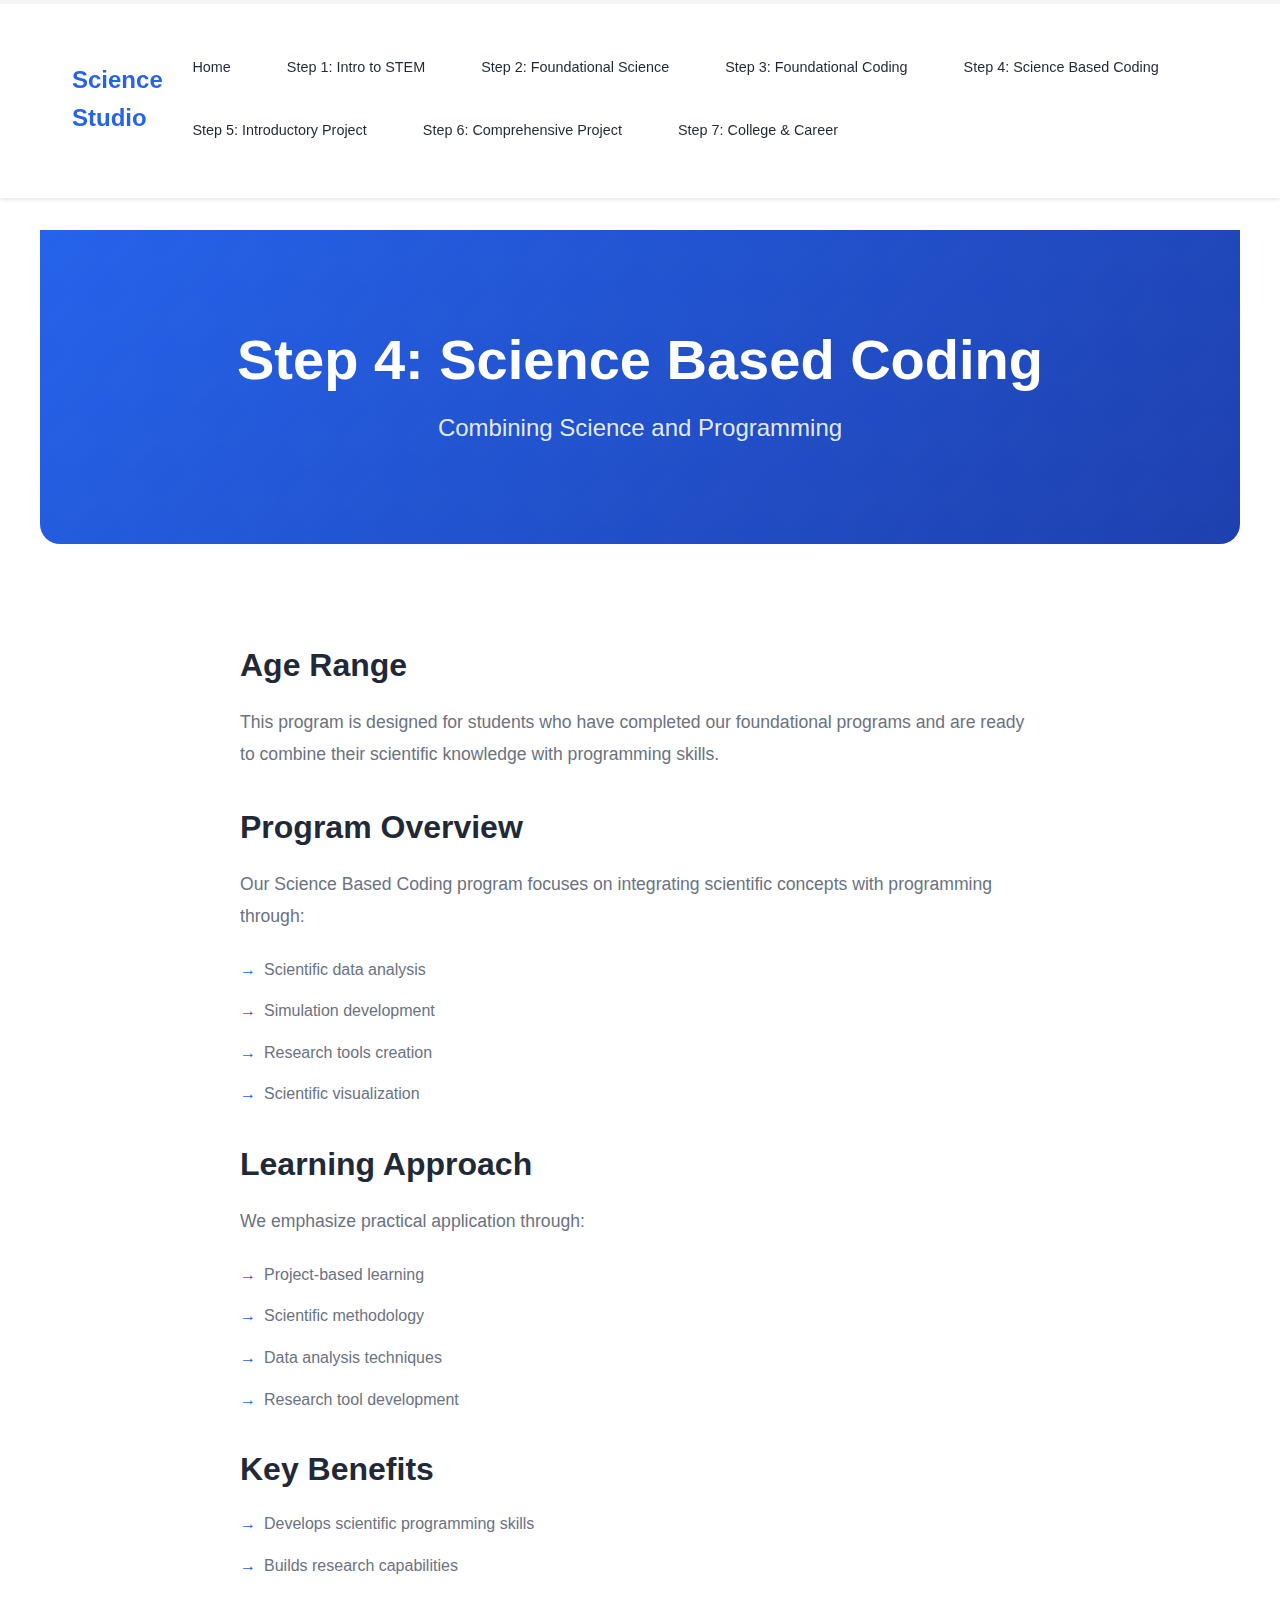
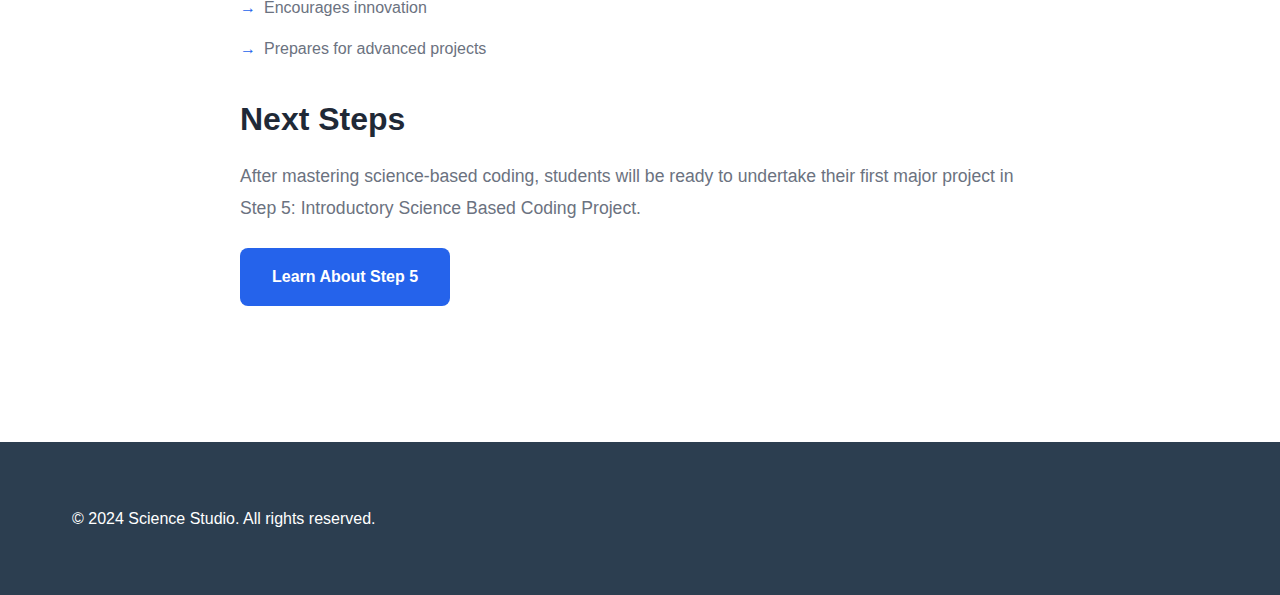
<file: step4.html>
<!DOCTYPE html>
<html lang="en">
<head>
    <meta charset="UTF-8">
    <meta name="viewport" content="width=device-width, initial-scale=1.0">
    <meta name="description" content="Step 4: Science Based Coding - Science Studio">
    <title>Step 4: Science Based Coding - Science Studio</title>
    <link rel="stylesheet" href="style.css">
</head>
<body>
    <div class="progress-bar"></div>
    
    <header>
        <div class="container">
            <nav>
                <div class="logo">Science Studio</div>
                <button class="mobile-menu-btn">☰</button>
                <div class="nav-links">
                    <a href="index.html">Home</a>
                    <a href="step1.html">Step 1: Intro to STEM</a>
                    <a href="step2.html">Step 2: Foundational Science</a>
                    <a href="step3.html">Step 3: Foundational Coding</a>
                    <a href="step4.html">Step 4: Science Based Coding</a>
                    <a href="step5.html">Step 5: Introductory Project</a>
                    <a href="step6.html">Step 6: Comprehensive Project</a>
                    <a href="step7.html">Step 7: College & Career</a>
                </div>
            </nav>
        </div>
    </header>

    <div class="mobile-menu">
        <button class="close-btn">×</button>
        <div class="nav-links">
            <a href="index.html">Home</a>
            <a href="step1.html">Step 1: Intro to STEM</a>
            <a href="step2.html">Step 2: Foundational Science</a>
            <a href="step3.html">Step 3: Foundational Coding</a>
            <a href="step4.html">Step 4: Science Based Coding</a>
            <a href="step5.html">Step 5: Introductory Project</a>
            <a href="step6.html">Step 6: Comprehensive Project</a>
            <a href="step7.html">Step 7: College & Career</a>
        </div>
    </div>

    <main>
        <div class="container">
            <section class="hero">
                <h1>Step 4: Science Based Coding</h1>
                <p class="subtitle">Combining Science and Programming</p>
            </section>

            <section class="content">
                <div class="section">
                    <h2>Age Range</h2>
                    <p>This program is designed for students who have completed our foundational programs and are ready to combine their scientific knowledge with programming skills.</p>
                </div>

                <div class="section">
                    <h2>Program Overview</h2>
                    <p>Our Science Based Coding program focuses on integrating scientific concepts with programming through:</p>
                    <ul>
                        <li>Scientific data analysis</li>
                        <li>Simulation development</li>
                        <li>Research tools creation</li>
                        <li>Scientific visualization</li>
                    </ul>
                </div>

                <div class="section">
                    <h2>Learning Approach</h2>
                    <p>We emphasize practical application through:</p>
                    <ul>
                        <li>Project-based learning</li>
                        <li>Scientific methodology</li>
                        <li>Data analysis techniques</li>
                        <li>Research tool development</li>
                    </ul>
                </div>

                <div class="section">
                    <h2>Key Benefits</h2>
                    <ul>
                        <li>Develops scientific programming skills</li>
                        <li>Builds research capabilities</li>
                        <li>Encourages innovation</li>
                        <li>Prepares for advanced projects</li>
                    </ul>
                </div>

                <div class="section">
                    <h2>Next Steps</h2>
                    <p>After mastering science-based coding, students will be ready to undertake their first major project in Step 5: Introductory Science Based Coding Project.</p>
                    <a href="step5.html" class="btn">Learn About Step 5</a>
                </div>
            </section>
        </div>
    </main>

    <footer>
        <div class="container">
            <div class="footer-content">
                <p>&copy; 2024 Science Studio. All rights reserved.</p>
            </div>
        </div>
    </footer>

    <script>
        // Mobile Menu
        const mobileMenuBtn = document.querySelector('.mobile-menu-btn');
        const mobileMenu = document.querySelector('.mobile-menu');
        const closeBtn = document.querySelector('.close-btn');

        mobileMenuBtn.addEventListener('click', () => {
            mobileMenu.classList.add('active');
        });

        closeBtn.addEventListener('click', () => {
            mobileMenu.classList.remove('active');
        });

        // Progress Bar
        window.addEventListener('scroll', () => {
            const winScroll = document.body.scrollTop || document.documentElement.scrollTop;
            const height = document.documentElement.scrollHeight - document.documentElement.clientHeight;
            const scrolled = (winScroll / height) * 100;
            document.querySelector('.progress-bar').style.setProperty('--progress', `${scrolled}%`);
        });

        // Content Animation
        const observer = new IntersectionObserver((entries) => {
            entries.forEach(entry => {
                if (entry.isIntersecting) {
                    entry.target.classList.add('visible');
                }
            });
        }, { threshold: 0.1 });

        document.querySelectorAll('.content section').forEach(section => {
            observer.observe(section);
        });
    </script>
</body>
</html>
</file>
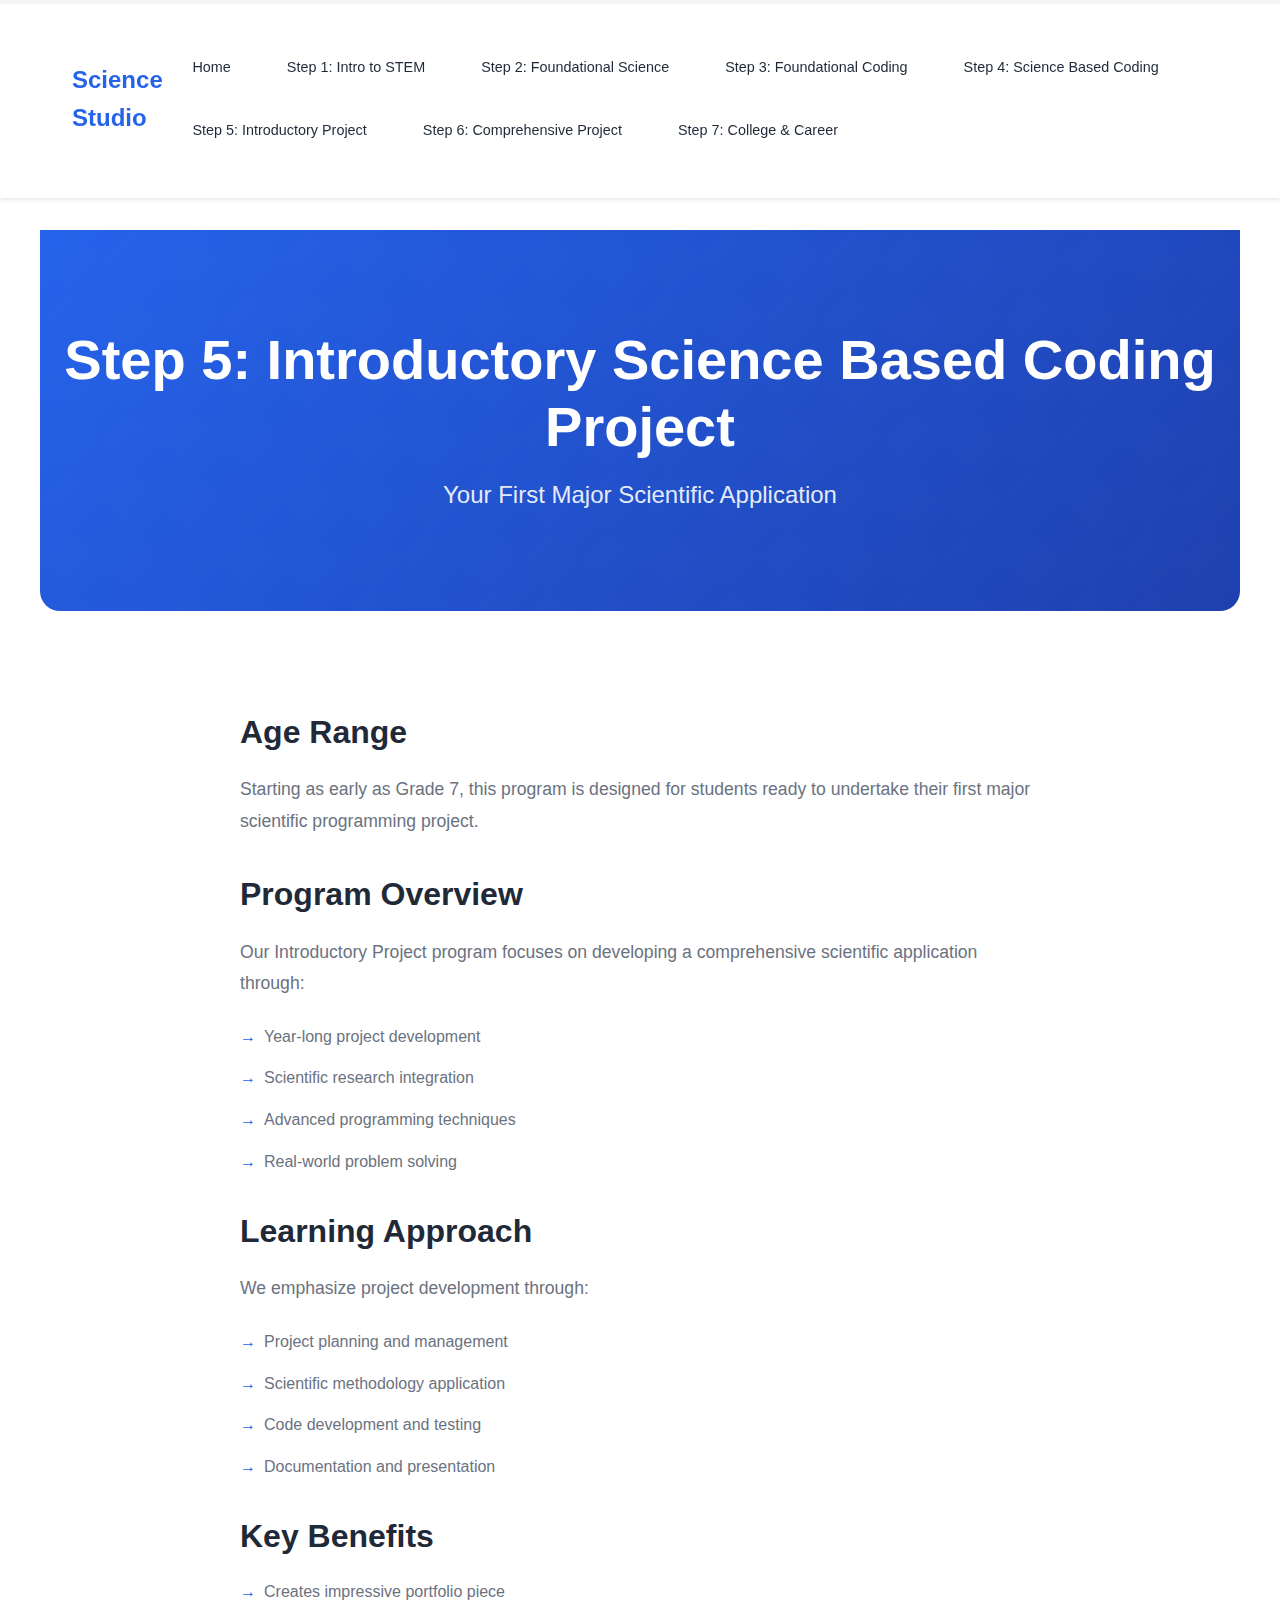
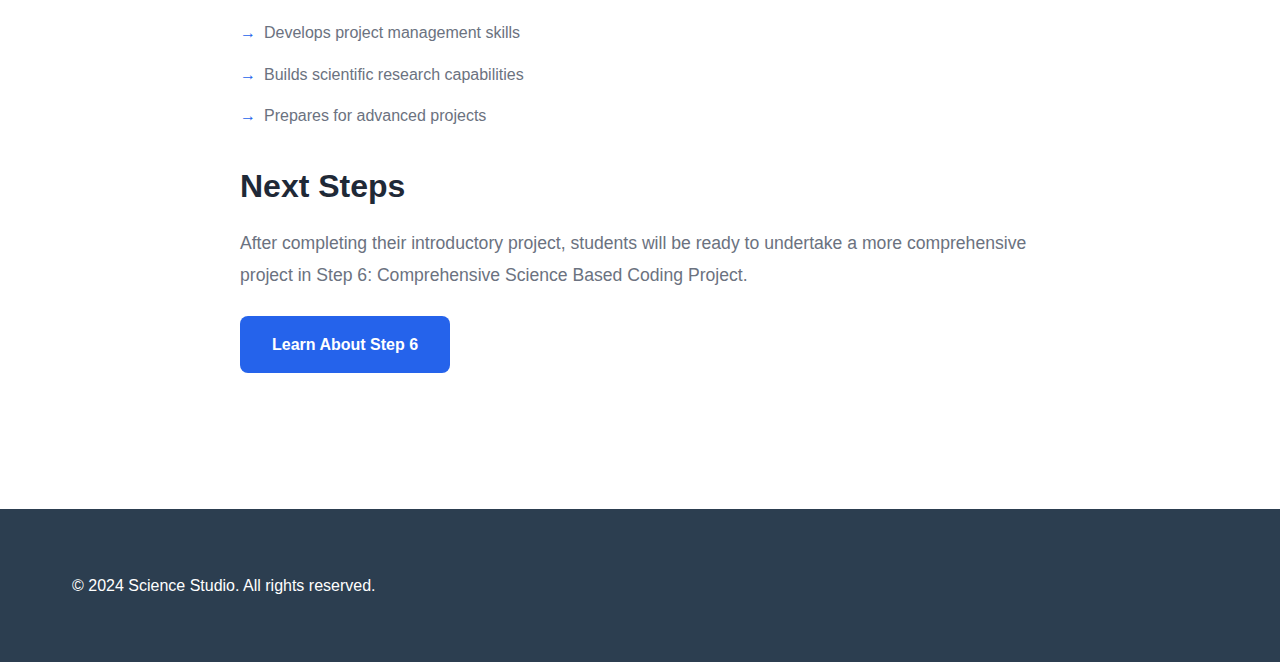
<file: step5.html>
<!DOCTYPE html>
<html lang="en">
<head>
    <meta charset="UTF-8">
    <meta name="viewport" content="width=device-width, initial-scale=1.0">
    <meta name="description" content="Step 5: Introductory Science Based Coding Project - Science Studio">
    <title>Step 5: Introductory Science Based Coding Project - Science Studio</title>
    <link rel="stylesheet" href="style.css">
</head>
<body>
    <div class="progress-bar"></div>
    
    <header>
        <div class="container">
            <nav>
                <div class="logo">Science Studio</div>
                <button class="mobile-menu-btn">☰</button>
                <div class="nav-links">
                    <a href="index.html">Home</a>
                    <a href="step1.html">Step 1: Intro to STEM</a>
                    <a href="step2.html">Step 2: Foundational Science</a>
                    <a href="step3.html">Step 3: Foundational Coding</a>
                    <a href="step4.html">Step 4: Science Based Coding</a>
                    <a href="step5.html">Step 5: Introductory Project</a>
                    <a href="step6.html">Step 6: Comprehensive Project</a>
                    <a href="step7.html">Step 7: College & Career</a>
                </div>
            </nav>
        </div>
    </header>

    <div class="mobile-menu">
        <button class="close-btn">×</button>
        <div class="nav-links">
            <a href="index.html">Home</a>
            <a href="step1.html">Step 1: Intro to STEM</a>
            <a href="step2.html">Step 2: Foundational Science</a>
            <a href="step3.html">Step 3: Foundational Coding</a>
            <a href="step4.html">Step 4: Science Based Coding</a>
            <a href="step5.html">Step 5: Introductory Project</a>
            <a href="step6.html">Step 6: Comprehensive Project</a>
            <a href="step7.html">Step 7: College & Career</a>
        </div>
    </div>

    <main>
        <div class="container">
            <section class="hero">
                <h1>Step 5: Introductory Science Based Coding Project</h1>
                <p class="subtitle">Your First Major Scientific Application</p>
            </section>

            <section class="content">
                <div class="section">
                    <h2>Age Range</h2>
                    <p>Starting as early as Grade 7, this program is designed for students ready to undertake their first major scientific programming project.</p>
                </div>

                <div class="section">
                    <h2>Program Overview</h2>
                    <p>Our Introductory Project program focuses on developing a comprehensive scientific application through:</p>
                    <ul>
                        <li>Year-long project development</li>
                        <li>Scientific research integration</li>
                        <li>Advanced programming techniques</li>
                        <li>Real-world problem solving</li>
                    </ul>
                </div>

                <div class="section">
                    <h2>Learning Approach</h2>
                    <p>We emphasize project development through:</p>
                    <ul>
                        <li>Project planning and management</li>
                        <li>Scientific methodology application</li>
                        <li>Code development and testing</li>
                        <li>Documentation and presentation</li>
                    </ul>
                </div>

                <div class="section">
                    <h2>Key Benefits</h2>
                    <ul>
                        <li>Creates impressive portfolio piece</li>
                        <li>Develops project management skills</li>
                        <li>Builds scientific research capabilities</li>
                        <li>Prepares for advanced projects</li>
                    </ul>
                </div>

                <div class="section">
                    <h2>Next Steps</h2>
                    <p>After completing their introductory project, students will be ready to undertake a more comprehensive project in Step 6: Comprehensive Science Based Coding Project.</p>
                    <a href="step6.html" class="btn">Learn About Step 6</a>
                </div>
            </section>
        </div>
    </main>

    <footer>
        <div class="container">
            <div class="footer-content">
                <p>&copy; 2024 Science Studio. All rights reserved.</p>
            </div>
        </div>
    </footer>

    <script>
        // Mobile Menu
        const mobileMenuBtn = document.querySelector('.mobile-menu-btn');
        const mobileMenu = document.querySelector('.mobile-menu');
        const closeBtn = document.querySelector('.close-btn');

        mobileMenuBtn.addEventListener('click', () => {
            mobileMenu.classList.add('active');
        });

        closeBtn.addEventListener('click', () => {
            mobileMenu.classList.remove('active');
        });

        // Progress Bar
        window.addEventListener('scroll', () => {
            const winScroll = document.body.scrollTop || document.documentElement.scrollTop;
            const height = document.documentElement.scrollHeight - document.documentElement.clientHeight;
            const scrolled = (winScroll / height) * 100;
            document.querySelector('.progress-bar').style.setProperty('--progress', `${scrolled}%`);
        });

        // Content Animation
        const observer = new IntersectionObserver((entries) => {
            entries.forEach(entry => {
                if (entry.isIntersecting) {
                    entry.target.classList.add('visible');
                }
            });
        }, { threshold: 0.1 });

        document.querySelectorAll('.content section').forEach(section => {
            observer.observe(section);
        });
    </script>
</body>
</html>
</file>
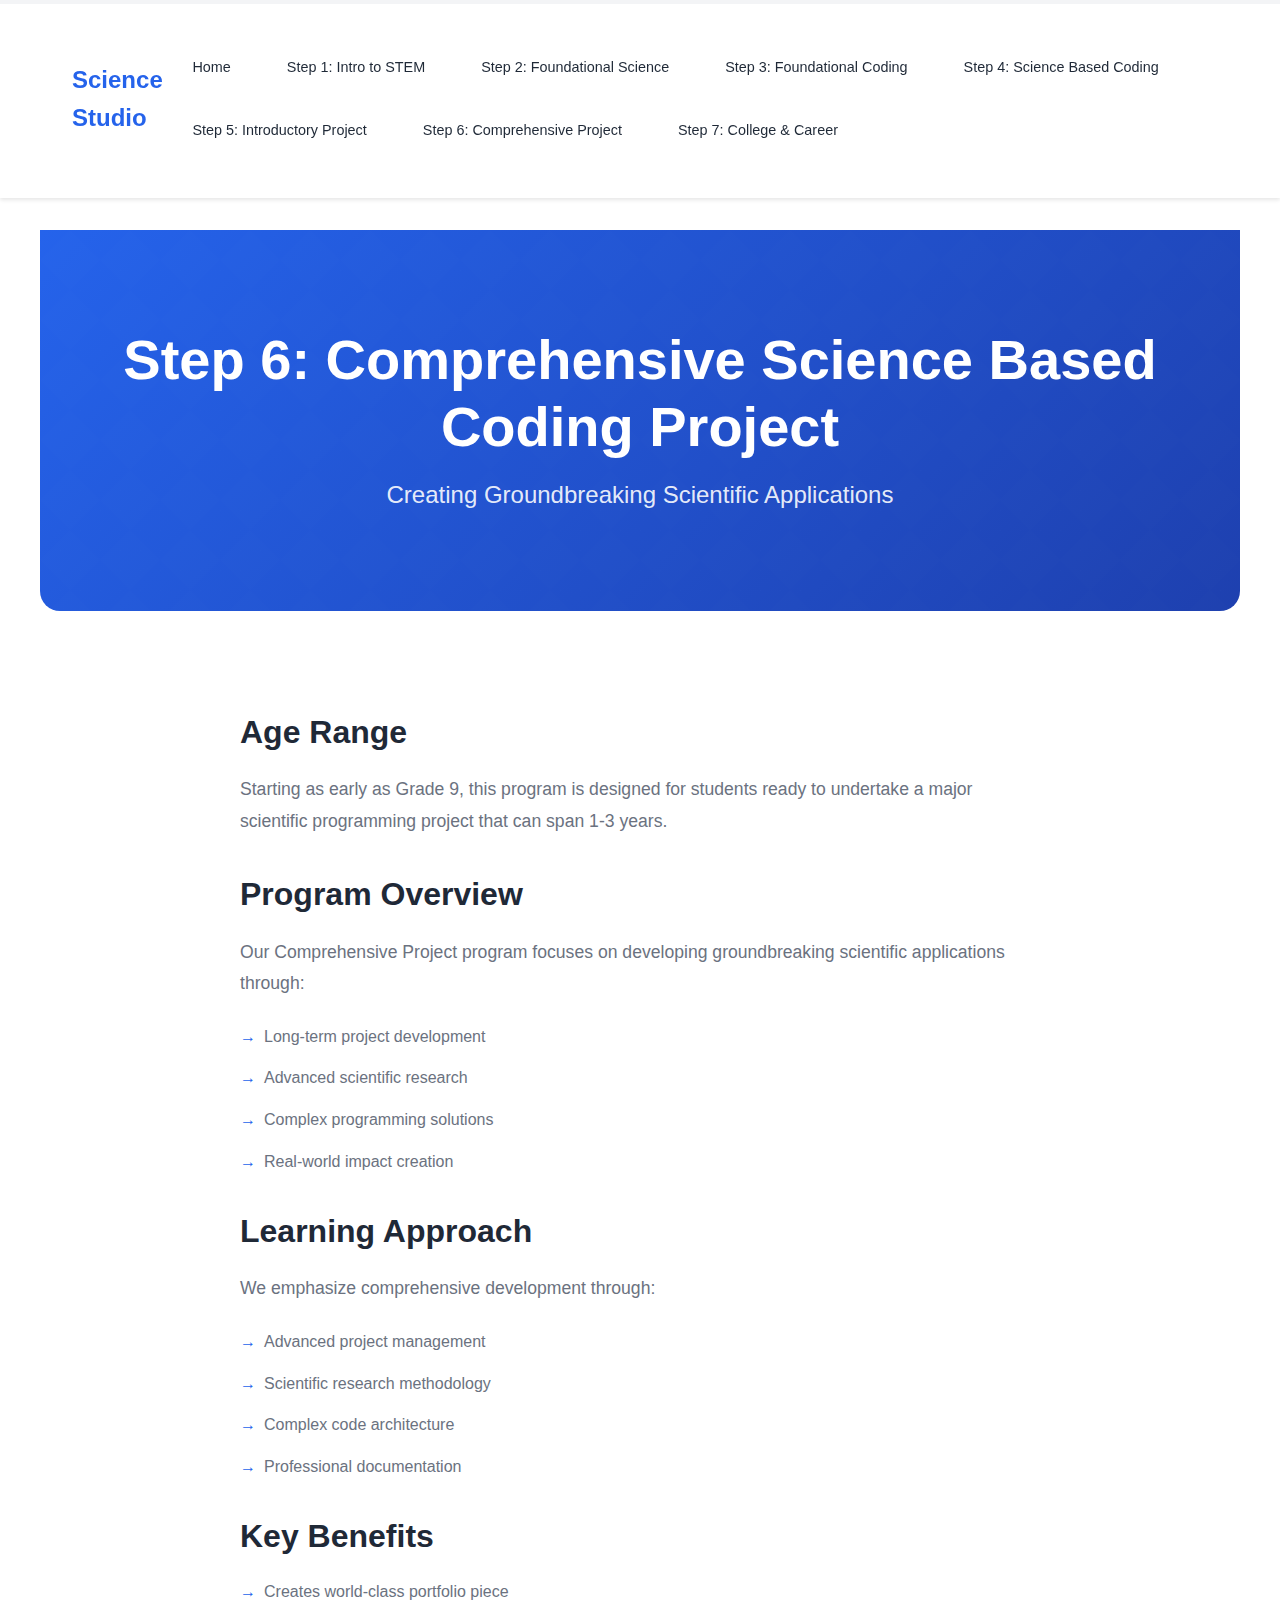
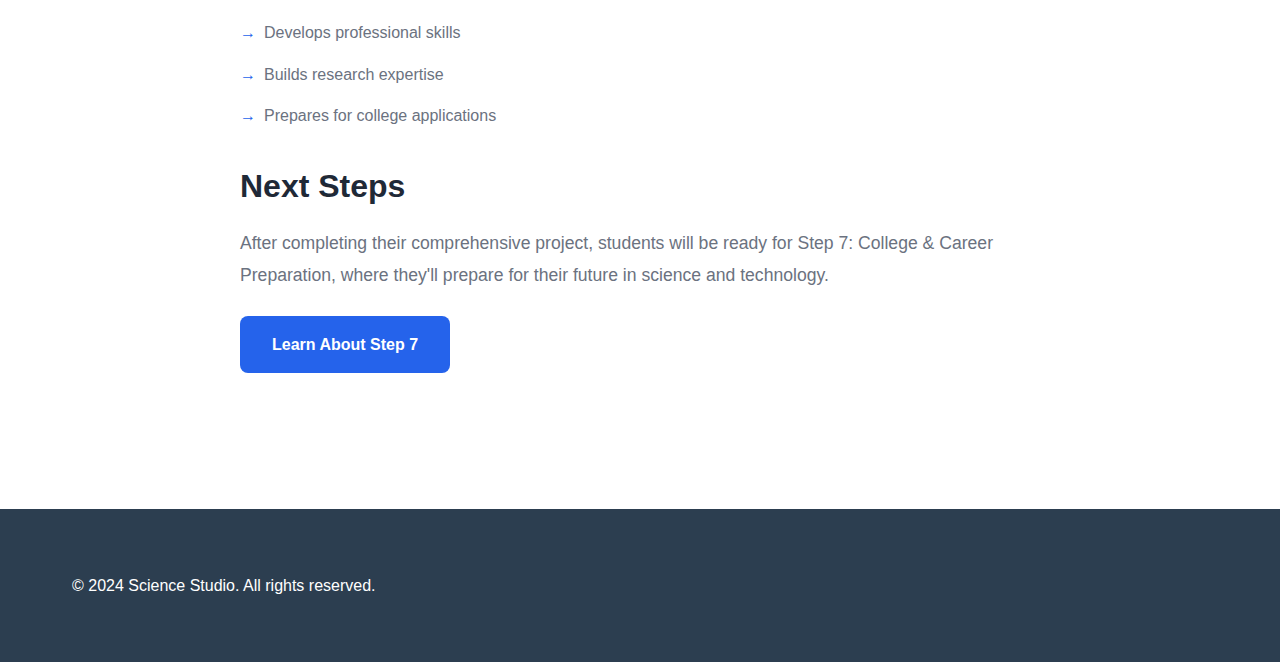
<file: step6.html>
<!DOCTYPE html>
<html lang="en">
<head>
    <meta charset="UTF-8">
    <meta name="viewport" content="width=device-width, initial-scale=1.0">
    <meta name="description" content="Step 6: Comprehensive Science Based Coding Project - Science Studio">
    <title>Step 6: Comprehensive Science Based Coding Project - Science Studio</title>
    <link rel="stylesheet" href="style.css">
</head>
<body>
    <div class="progress-bar"></div>
    
    <header>
        <div class="container">
            <nav>
                <div class="logo">Science Studio</div>
                <button class="mobile-menu-btn">☰</button>
                <div class="nav-links">
                    <a href="index.html">Home</a>
                    <a href="step1.html">Step 1: Intro to STEM</a>
                    <a href="step2.html">Step 2: Foundational Science</a>
                    <a href="step3.html">Step 3: Foundational Coding</a>
                    <a href="step4.html">Step 4: Science Based Coding</a>
                    <a href="step5.html">Step 5: Introductory Project</a>
                    <a href="step6.html">Step 6: Comprehensive Project</a>
                    <a href="step7.html">Step 7: College & Career</a>
                </div>
            </nav>
        </div>
    </header>

    <div class="mobile-menu">
        <button class="close-btn">×</button>
        <div class="nav-links">
            <a href="index.html">Home</a>
            <a href="step1.html">Step 1: Intro to STEM</a>
            <a href="step2.html">Step 2: Foundational Science</a>
            <a href="step3.html">Step 3: Foundational Coding</a>
            <a href="step4.html">Step 4: Science Based Coding</a>
            <a href="step5.html">Step 5: Introductory Project</a>
            <a href="step6.html">Step 6: Comprehensive Project</a>
            <a href="step7.html">Step 7: College & Career</a>
        </div>
    </div>

    <main>
        <div class="container">
            <section class="hero">
                <h1>Step 6: Comprehensive Science Based Coding Project</h1>
                <p class="subtitle">Creating Groundbreaking Scientific Applications</p>
            </section>

            <section class="content">
                <div class="section">
                    <h2>Age Range</h2>
                    <p>Starting as early as Grade 9, this program is designed for students ready to undertake a major scientific programming project that can span 1-3 years.</p>
                </div>

                <div class="section">
                    <h2>Program Overview</h2>
                    <p>Our Comprehensive Project program focuses on developing groundbreaking scientific applications through:</p>
                    <ul>
                        <li>Long-term project development</li>
                        <li>Advanced scientific research</li>
                        <li>Complex programming solutions</li>
                        <li>Real-world impact creation</li>
                    </ul>
                </div>

                <div class="section">
                    <h2>Learning Approach</h2>
                    <p>We emphasize comprehensive development through:</p>
                    <ul>
                        <li>Advanced project management</li>
                        <li>Scientific research methodology</li>
                        <li>Complex code architecture</li>
                        <li>Professional documentation</li>
                    </ul>
                </div>

                <div class="section">
                    <h2>Key Benefits</h2>
                    <ul>
                        <li>Creates world-class portfolio piece</li>
                        <li>Develops professional skills</li>
                        <li>Builds research expertise</li>
                        <li>Prepares for college applications</li>
                    </ul>
                </div>

                <div class="section">
                    <h2>Next Steps</h2>
                    <p>After completing their comprehensive project, students will be ready for Step 7: College & Career Preparation, where they'll prepare for their future in science and technology.</p>
                    <a href="step7.html" class="btn">Learn About Step 7</a>
                </div>
            </section>
        </div>
    </main>

    <footer>
        <div class="container">
            <div class="footer-content">
                <p>&copy; 2024 Science Studio. All rights reserved.</p>
            </div>
        </div>
    </footer>

    <script>
        // Mobile Menu
        const mobileMenuBtn = document.querySelector('.mobile-menu-btn');
        const mobileMenu = document.querySelector('.mobile-menu');
        const closeBtn = document.querySelector('.close-btn');

        mobileMenuBtn.addEventListener('click', () => {
            mobileMenu.classList.add('active');
        });

        closeBtn.addEventListener('click', () => {
            mobileMenu.classList.remove('active');
        });

        // Progress Bar
        window.addEventListener('scroll', () => {
            const winScroll = document.body.scrollTop || document.documentElement.scrollTop;
            const height = document.documentElement.scrollHeight - document.documentElement.clientHeight;
            const scrolled = (winScroll / height) * 100;
            document.querySelector('.progress-bar').style.setProperty('--progress', `${scrolled}%`);
        });

        // Content Animation
        const observer = new IntersectionObserver((entries) => {
            entries.forEach(entry => {
                if (entry.isIntersecting) {
                    entry.target.classList.add('visible');
                }
            });
        }, { threshold: 0.1 });

        document.querySelectorAll('.content section').forEach(section => {
            observer.observe(section);
        });
    </script>
</body>
</html>
</file>
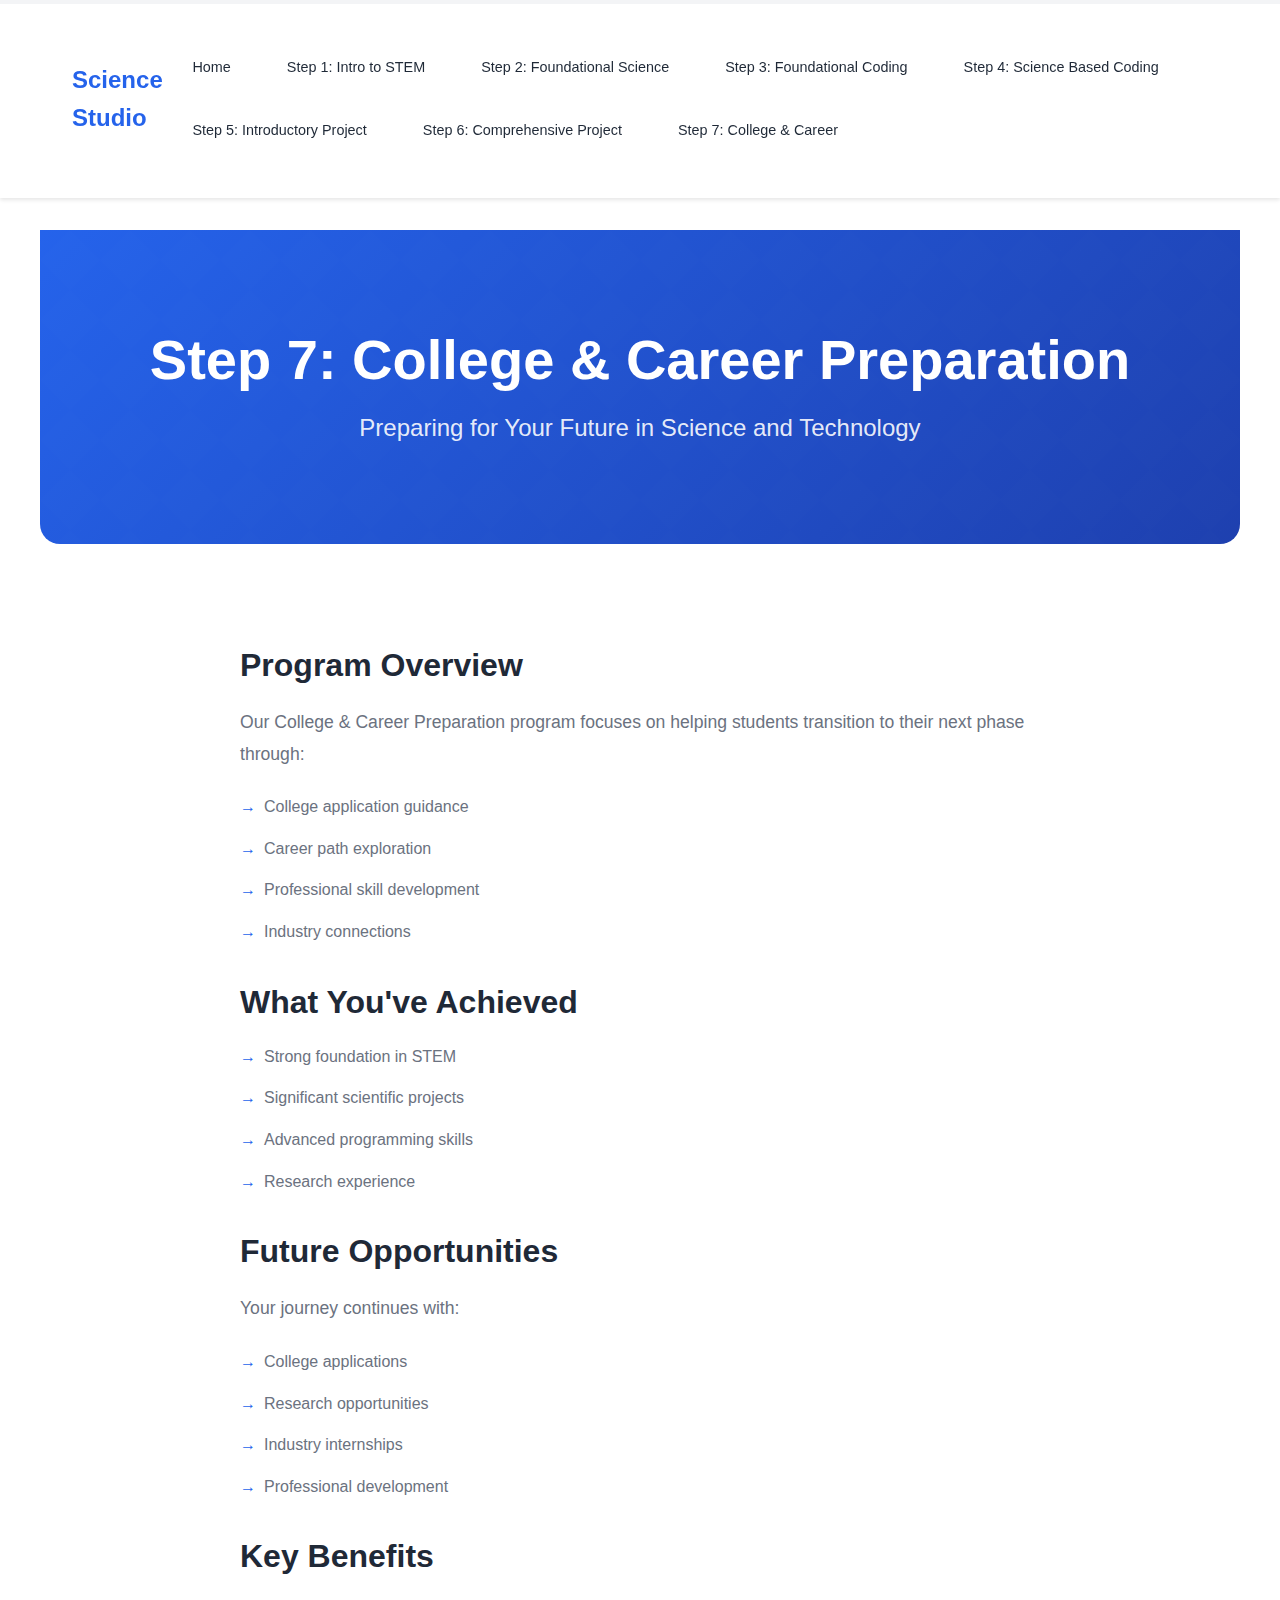
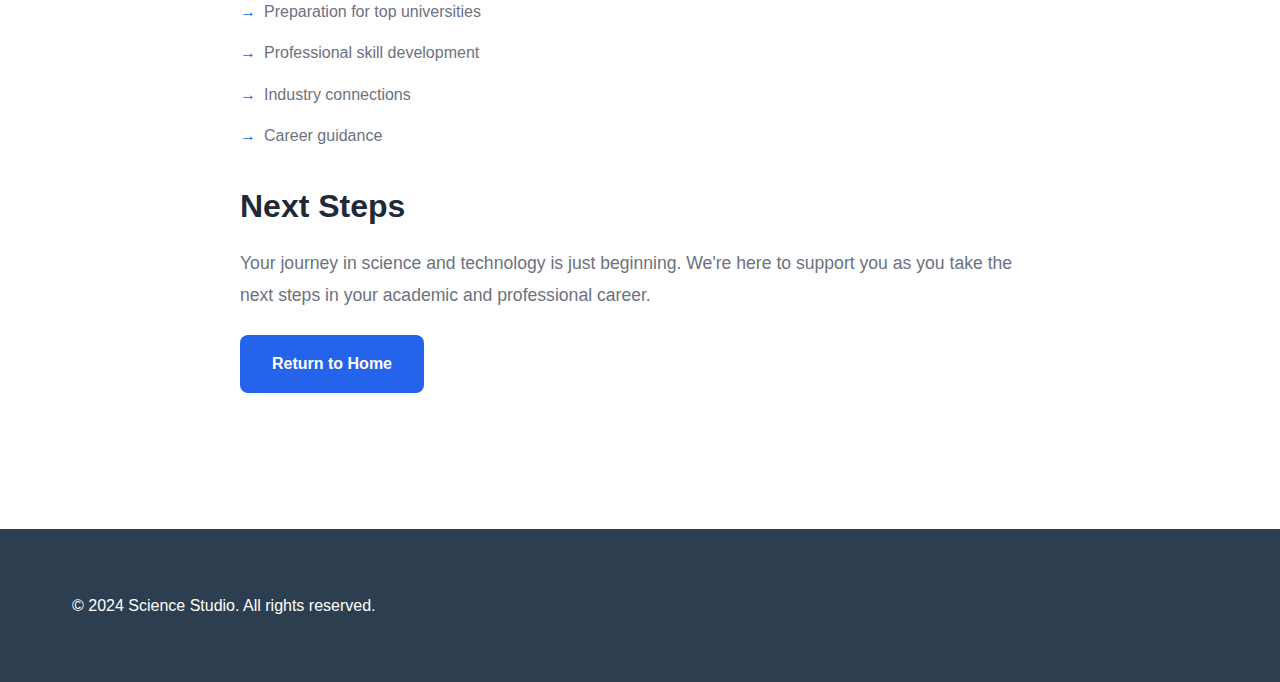
<file: step7.html>
<!DOCTYPE html>
<html lang="en">
<head>
    <meta charset="UTF-8">
    <meta name="viewport" content="width=device-width, initial-scale=1.0">
    <meta name="description" content="Step 7: College & Career Preparation - Science Studio">
    <title>Step 7: College & Career Preparation - Science Studio</title>
    <link rel="stylesheet" href="style.css">
</head>
<body>
    <div class="progress-bar"></div>
    
    <header>
        <div class="container">
            <nav>
                <div class="logo">Science Studio</div>
                <button class="mobile-menu-btn">☰</button>
                <div class="nav-links">
                    <a href="index.html">Home</a>
                    <a href="step1.html">Step 1: Intro to STEM</a>
                    <a href="step2.html">Step 2: Foundational Science</a>
                    <a href="step3.html">Step 3: Foundational Coding</a>
                    <a href="step4.html">Step 4: Science Based Coding</a>
                    <a href="step5.html">Step 5: Introductory Project</a>
                    <a href="step6.html">Step 6: Comprehensive Project</a>
                    <a href="step7.html">Step 7: College & Career</a>
                </div>
            </nav>
        </div>
    </header>

    <div class="mobile-menu">
        <button class="close-btn">×</button>
        <div class="nav-links">
            <a href="index.html">Home</a>
            <a href="step1.html">Step 1: Intro to STEM</a>
            <a href="step2.html">Step 2: Foundational Science</a>
            <a href="step3.html">Step 3: Foundational Coding</a>
            <a href="step4.html">Step 4: Science Based Coding</a>
            <a href="step5.html">Step 5: Introductory Project</a>
            <a href="step6.html">Step 6: Comprehensive Project</a>
            <a href="step7.html">Step 7: College & Career</a>
        </div>
    </div>

    <main>
        <div class="container">
            <section class="hero">
                <h1>Step 7: College & Career Preparation</h1>
                <p class="subtitle">Preparing for Your Future in Science and Technology</p>
            </section>

            <section class="content">
                <div class="section">
                    <h2>Program Overview</h2>
                    <p>Our College & Career Preparation program focuses on helping students transition to their next phase through:</p>
                    <ul>
                        <li>College application guidance</li>
                        <li>Career path exploration</li>
                        <li>Professional skill development</li>
                        <li>Industry connections</li>
                    </ul>
                </div>

                <div class="section">
                    <h2>What You've Achieved</h2>
                    <ul>
                        <li>Strong foundation in STEM</li>
                        <li>Significant scientific projects</li>
                        <li>Advanced programming skills</li>
                        <li>Research experience</li>
                    </ul>
                </div>

                <div class="section">
                    <h2>Future Opportunities</h2>
                    <p>Your journey continues with:</p>
                    <ul>
                        <li>College applications</li>
                        <li>Research opportunities</li>
                        <li>Industry internships</li>
                        <li>Professional development</li>
                    </ul>
                </div>

                <div class="section">
                    <h2>Key Benefits</h2>
                    <ul>
                        <li>Preparation for top universities</li>
                        <li>Professional skill development</li>
                        <li>Industry connections</li>
                        <li>Career guidance</li>
                    </ul>
                </div>

                <div class="section">
                    <h2>Next Steps</h2>
                    <p>Your journey in science and technology is just beginning. We're here to support you as you take the next steps in your academic and professional career.</p>
                    <a href="index.html" class="btn">Return to Home</a>
                </div>
            </section>
        </div>
    </main>

    <footer>
        <div class="container">
            <div class="footer-content">
                <p>&copy; 2024 Science Studio. All rights reserved.</p>
            </div>
        </div>
    </footer>

    <script>
        // Mobile Menu
        const mobileMenuBtn = document.querySelector('.mobile-menu-btn');
        const mobileMenu = document.querySelector('.mobile-menu');
        const closeBtn = document.querySelector('.close-btn');

        mobileMenuBtn.addEventListener('click', () => {
            mobileMenu.classList.add('active');
        });

        closeBtn.addEventListener('click', () => {
            mobileMenu.classList.remove('active');
        });

        // Progress Bar
        window.addEventListener('scroll', () => {
            const winScroll = document.body.scrollTop || document.documentElement.scrollTop;
            const height = document.documentElement.scrollHeight - document.documentElement.clientHeight;
            const scrolled = (winScroll / height) * 100;
            document.querySelector('.progress-bar').style.setProperty('--progress', `${scrolled}%`);
        });

        // Content Animation
        const observer = new IntersectionObserver((entries) => {
            entries.forEach(entry => {
                if (entry.isIntersecting) {
                    entry.target.classList.add('visible');
                }
            });
        }, { threshold: 0.1 });

        document.querySelectorAll('.content section').forEach(section => {
            observer.observe(section);
        });
    </script>
</body>
</html>
</file>
<file: style.css>
/* Reset and Base Styles */
* {
    margin: 0;
    padding: 0;
    box-sizing: border-box;
}

:root {
    --primary-color: #2563eb;
    --secondary-color: #1e40af;
    --accent-color: #3b82f6;
    --text-color: #1f2937;
    --light-text: #6b7280;
    --background: #ffffff;
    --light-background: #f3f4f6;
    --success-color: #10b981;
    --warning-color: #f59e0b;
    --error-color: #ef4444;
}

body {
    font-family: -apple-system, BlinkMacSystemFont, 'Segoe UI', Roboto, Oxygen, Ubuntu, Cantarell, sans-serif;
    line-height: 1.6;
    color: var(--text-color);
    background-color: var(--background);
}

/* Layout */
.container {
    max-width: 1200px;
    margin: 0 auto;
    padding: 2rem;
}

/* Header and Navigation */
header {
    background-color: var(--background);
    box-shadow: 0 2px 4px rgba(0,0,0,0.1);
    padding: 1rem 0;
    position: sticky;
    top: 0;
    z-index: 1000;
}

nav {
    display: flex;
    justify-content: space-between;
    align-items: center;
}

.logo {
    font-size: 1.5rem;
    font-weight: bold;
    color: var(--primary-color);
    text-decoration: none;
    transition: color 0.3s ease;
}

.logo:hover {
    color: var(--secondary-color);
}

.nav-links {
    display: flex;
    gap: 1.5rem;
    flex-wrap: wrap;
}

.nav-links a {
    text-decoration: none;
    color: var(--text-color);
    transition: color 0.3s ease;
    font-size: 0.9rem;
    position: relative;
    padding: 0.5rem 0;
}

.nav-links a::after {
    content: '';
    position: absolute;
    bottom: 0;
    left: 0;
    width: 0;
    height: 2px;
    background-color: var(--primary-color);
    transition: width 0.3s ease;
}

.nav-links a:hover::after {
    width: 100%;
}

/* Main Content */
main {
    margin-top: 2rem;
}

.hero {
    text-align: center;
    padding: 6rem 0;
    background: linear-gradient(135deg, var(--primary-color), var(--secondary-color));
    color: white;
    margin: -2rem -2rem 2rem -2rem;
    border-radius: 0 0 20px 20px;
    position: relative;
    overflow: hidden;
}

.hero::before {
    content: '';
    position: absolute;
    top: 0;
    left: 0;
    right: 0;
    bottom: 0;
    background: url('data:image/svg+xml,<svg width="20" height="20" viewBox="0 0 20 20" xmlns="http://www.w3.org/2000/svg"><rect width="1" height="1" fill="rgba(255,255,255,0.1)"/></svg>');
    opacity: 0.1;
}

.hero h1 {
    font-size: 3.5rem;
    margin-bottom: 1rem;
    color: white;
    font-weight: 800;
    line-height: 1.2;
}

.subtitle {
    font-size: 1.5rem;
    color: rgba(255, 255, 255, 0.9);
    max-width: 800px;
    margin: 0 auto;
    font-weight: 400;
}

.about {
    text-align: center;
    margin: 4rem 0;
    padding: 0 2rem;
}

.about h2 {
    color: #2c3e50;
    margin-bottom: 1.5rem;
    font-size: 2rem;
}

.about p {
    max-width: 800px;
    margin: 0 auto;
    font-size: 1.1rem;
    color: #666;
}

/* Steps Overview */
.steps-overview {
    padding: 4rem 0;
}

.steps-overview h2 {
    text-align: center;
    color: var(--text-color);
    margin-bottom: 3rem;
    font-size: 2.5rem;
    font-weight: 700;
}

.steps-grid {
    display: grid;
    grid-template-columns: repeat(auto-fit, minmax(300px, 1fr));
    gap: 2rem;
    padding: 1rem;
}

.step-card {
    background: var(--background);
    padding: 2rem;
    border-radius: 16px;
    box-shadow: 0 4px 6px rgba(0,0,0,0.1);
    transition: all 0.3s ease;
    border: 1px solid rgba(0,0,0,0.1);
    position: relative;
    overflow: hidden;
}

.step-card:hover {
    transform: translateY(-5px);
    box-shadow: 0 8px 12px rgba(0,0,0,0.15);
}

.step-card h3 {
    color: var(--primary-color);
    margin-bottom: 1rem;
    font-size: 1.5rem;
    font-weight: 600;
}

.step-card p {
    color: var(--light-text);
    margin-bottom: 1.5rem;
    font-size: 1.1rem;
}

.btn {
    display: inline-block;
    padding: 1rem 2rem;
    background-color: var(--primary-color);
    color: white;
    text-decoration: none;
    border-radius: 8px;
    transition: all 0.3s ease;
    font-weight: 600;
    border: none;
    cursor: pointer;
    position: relative;
    overflow: hidden;
}

.btn:hover {
    background-color: var(--secondary-color);
    transform: translateY(-2px);
}

.btn:focus {
    outline: none;
    box-shadow: 0 0 0 3px rgba(37, 99, 235, 0.3);
}

/* Footer */
footer {
    background-color: #2c3e50;
    color: #fff;
    padding: 2rem 0;
    margin-top: 4rem;
}

.footer-content {
    display: flex;
    justify-content: space-between;
    align-items: center;
}

/* Mobile Menu */
.mobile-menu-btn {
    display: none;
    background: none;
    border: none;
    font-size: 1.5rem;
    color: var(--text-color);
    cursor: pointer;
    padding: 0.5rem;
    transition: color 0.3s ease;
}

.mobile-menu-btn:hover {
    color: var(--primary-color);
}

.mobile-menu {
    display: none;
    position: fixed;
    top: 0;
    left: 0;
    width: 100%;
    height: 100%;
    background: var(--background);
    z-index: 1000;
    padding: 2rem;
    transform: translateX(-100%);
    transition: transform 0.3s ease;
}

.mobile-menu.active {
    transform: translateX(0);
}

.mobile-menu .close-btn {
    position: absolute;
    top: 1rem;
    right: 1rem;
    background: none;
    border: none;
    font-size: 1.5rem;
    color: var(--text-color);
    cursor: pointer;
    padding: 0.5rem;
    transition: color 0.3s ease;
}

.mobile-menu .close-btn:hover {
    color: var(--primary-color);
}

.mobile-menu .nav-links {
    flex-direction: column;
    align-items: center;
    gap: 2rem;
    margin-top: 4rem;
}

.mobile-menu .nav-links a {
    font-size: 1.2rem;
}

/* Enhanced Interactive Elements */
.step-card {
    position: relative;
    overflow: hidden;
}

.step-card::before {
    content: '';
    position: absolute;
    top: 0;
    left: 0;
    width: 100%;
    height: 100%;
    background: linear-gradient(135deg, rgba(52, 152, 219, 0.1), rgba(44, 62, 80, 0.1));
    opacity: 0;
    transition: opacity 0.3s ease;
}

.step-card:hover::before {
    opacity: 1;
}

.btn {
    position: relative;
    overflow: hidden;
}

.btn::after {
    content: '';
    position: absolute;
    top: 50%;
    left: 50%;
    width: 0;
    height: 0;
    background: rgba(255, 255, 255, 0.2);
    border-radius: 50%;
    transform: translate(-50%, -50%);
    transition: width 0.3s ease, height 0.3s ease;
}

.btn:hover::after {
    width: 200%;
    height: 200%;
}

/* Progress Indicator */
.progress-bar {
    position: fixed;
    top: 0;
    left: 0;
    width: 100%;
    height: 4px;
    background: var(--light-background);
    z-index: 1001;
}

.progress-bar::after {
    content: '';
    position: absolute;
    top: 0;
    left: 0;
    height: 100%;
    background: var(--primary-color);
    width: var(--progress);
    transition: width 0.3s ease;
}

/* Enhanced Content Sections */
.content section {
    opacity: 0;
    transform: translateY(20px);
    transition: opacity 0.5s ease, transform 0.5s ease;
}

.content section.visible {
    opacity: 1;
    transform: translateY(0);
}

/* Responsive Design */
@media (max-width: 768px) {
    .mobile-menu-btn {
        display: block;
    }
    
    .nav-links {
        display: none;
    }
    
    .mobile-menu {
        display: block;
    }
    
    .hero h1 {
        font-size: 2.5rem;
    }
    
    .subtitle {
        font-size: 1.2rem;
    }
    
    .steps-grid {
        grid-template-columns: 1fr;
    }
    
    .content {
        padding: 1rem;
    }
}

/* Print Styles */
@media print {
    .nav-links,
    .mobile-menu-btn,
    .btn,
    .progress-bar {
        display: none;
    }

    .container {
        max-width: 100%;
        padding: 0;
    }

    .hero {
        background: none;
        color: var(--text-color);
        padding: 1rem 0;
    }

    .hero h1 {
        color: var(--text-color);
    }

    .subtitle {
        color: var(--text-color);
    }
}

/* Content Sections */
.content {
    max-width: 800px;
    margin: 0 auto;
    padding: 2rem 0;
}

.content h2 {
    color: var(--text-color);
    margin: 2rem 0 1rem;
    font-size: 2rem;
    font-weight: 700;
}

.content p {
    margin-bottom: 1.5rem;
    color: var(--light-text);
    line-height: 1.8;
    font-size: 1.1rem;
}

.content ul {
    list-style: none;
    margin-bottom: 1.5rem;
}

.content li {
    margin-bottom: 1rem;
    color: var(--light-text);
    padding-left: 1.5rem;
    position: relative;
}

.content li::before {
    content: '→';
    position: absolute;
    left: 0;
    color: var(--primary-color);
}

.age-range {
    background-color: #f8f9fa;
    padding: 2rem;
    border-radius: 10px;
    margin-bottom: 2rem;
}

.program-details {
    margin-bottom: 2rem;
}

.learning-approach, .key-benefits {
    background-color: white;
    padding: 2rem;
    border-radius: 10px;
    box-shadow: 0 2px 4px rgba(0,0,0,0.1);
    margin-bottom: 2rem;
}

.next-steps {
    text-align: center;
    margin-top: 3rem;
    padding: 2rem;
    background-color: #f8f9fa;
    border-radius: 10px;
}

.next-steps .btn {
    margin-top: 1rem;
}

/* Interactive Elements */
.interactive-element {
    cursor: pointer;
    transition: all 0.3s ease;
}

.interactive-element:hover {
    transform: scale(1.02);
}

/* Accessibility Improvements */
:focus {
    outline: 3px solid var(--primary-color);
    outline-offset: 2px;
}

.skip-link {
    position: absolute;
    top: -40px;
    left: 0;
    background: var(--primary-color);
    color: white;
    padding: 8px;
    z-index: 100;
    transition: top 0.3s ease;
}

.skip-link:focus {
    top: 0;
}

/* ARIA States */
[aria-hidden="true"] {
    display: none;
}

[aria-expanded="true"] {
    background-color: var(--light-background);
}

/* Animations */
@keyframes fadeIn {
    from {
        opacity: 0;
        transform: translateY(20px);
    }
    to {
        opacity: 1;
        transform: translateY(0);
    }
}

.fade-in {
    animation: fadeIn 0.5s ease forwards;
}

/* Dark Mode Support */
@media (prefers-color-scheme: dark) {
    :root {
        --text-color: #f3f4f6;
        --light-text: #d1d5db;
        --background: #1f2937;
        --light-background: #374151;
    }

    .step-card {
        background: var(--light-background);
    }

    .hero {
        background: linear-gradient(135deg, var(--secondary-color), var(--primary-color));
    }
}

/* Additional Interactive Elements */
.tooltip {
    position: relative;
    display: inline-block;
}

.tooltip::before {
    content: attr(data-tooltip);
    position: absolute;
    bottom: 100%;
    left: 50%;
    transform: translateX(-50%);
    padding: 0.5rem 1rem;
    background: var(--text-color);
    color: white;
    border-radius: 4px;
    font-size: 0.875rem;
    white-space: nowrap;
    opacity: 0;
    visibility: hidden;
    transition: all 0.3s ease;
    z-index: 1000;
}

.tooltip:hover::before {
    opacity: 1;
    visibility: visible;
    transform: translateX(-50%) translateY(-8px);
}

/* Enhanced Card Interactions */
.step-card {
    position: relative;
    overflow: hidden;
    transition: all 0.4s cubic-bezier(0.4, 0, 0.2, 1);
}

.step-card::before {
    content: '';
    position: absolute;
    top: 0;
    left: 0;
    width: 100%;
    height: 100%;
    background: linear-gradient(135deg, var(--primary-color), var(--secondary-color));
    opacity: 0;
    transition: opacity 0.4s ease;
    z-index: 0;
}

.step-card:hover::before {
    opacity: 0.05;
}

.step-card:hover {
    transform: translateY(-8px) scale(1.02);
    box-shadow: 0 12px 24px rgba(0,0,0,0.15);
}

.step-card > * {
    position: relative;
    z-index: 1;
}

/* Floating Animation */
@keyframes float {
    0% { transform: translateY(0px); }
    50% { transform: translateY(-10px); }
    100% { transform: translateY(0px); }
}

.floating {
    animation: float 3s ease-in-out infinite;
}

/* Enhanced Button Styles */
.btn {
    position: relative;
    overflow: hidden;
    transition: all 0.4s cubic-bezier(0.4, 0, 0.2, 1);
}

.btn::before {
    content: '';
    position: absolute;
    top: 50%;
    left: 50%;
    width: 0;
    height: 0;
    background: rgba(255, 255, 255, 0.2);
    border-radius: 50%;
    transform: translate(-50%, -50%);
    transition: width 0.6s ease, height 0.6s ease;
}

.btn:hover::before {
    width: 300%;
    height: 300%;
}

/* Hero Section Enhancement */
.hero {
    position: relative;
    overflow: hidden;
}

.hero::after {
    content: '';
    position: absolute;
    top: 0;
    left: 0;
    right: 0;
    bottom: 0;
    background: url('data:image/svg+xml,<svg width="60" height="60" viewBox="0 0 60 60" xmlns="http://www.w3.org/2000/svg"><path d="M30 0L60 30L30 60L0 30L30 0z" fill="rgba(255,255,255,0.05)"/></svg>');
    opacity: 0.1;
    animation: rotate 20s linear infinite;
}

@keyframes rotate {
    from { transform: rotate(0deg); }
    to { transform: rotate(360deg); }
}

.hero-cta {
    margin-top: 2rem;
}

.hero-cta .btn {
    font-size: 1.2rem;
    padding: 1.2rem 2.4rem;
    box-shadow: 0 4px 12px rgba(0,0,0,0.15);
}

/* Enhanced Navigation */
.nav-links a {
    position: relative;
    padding: 0.5rem 1rem;
    transition: all 0.3s ease;
}

.nav-links a::before {
    content: '';
    position: absolute;
    bottom: 0;
    left: 50%;
    width: 0;
    height: 2px;
    background: var(--primary-color);
    transition: all 0.3s ease;
    transform: translateX(-50%);
}

.nav-links a:hover::before {
    width: 100%;
}

/* Loading Animation */
.loading {
    position: fixed;
    top: 0;
    left: 0;
    width: 100%;
    height: 100%;
    background: var(--background);
    display: flex;
    justify-content: center;
    align-items: center;
    z-index: 9999;
    transition: opacity 0.5s ease;
}

.loading.hidden {
    opacity: 0;
    pointer-events: none;
}

.loading-spinner {
    width: 50px;
    height: 50px;
    border: 3px solid var(--light-background);
    border-top-color: var(--primary-color);
    border-radius: 50%;
    animation: spin 1s linear infinite;
}

@keyframes spin {
    to { transform: rotate(360deg); }
}

/* Enhanced Content Sections */
.content section {
    opacity: 0;
    transform: translateY(30px);
    transition: all 0.6s cubic-bezier(0.4, 0, 0.2, 1);
}

.content section.visible {
    opacity: 1;
    transform: translateY(0);
}

/* Custom Scrollbar */
::-webkit-scrollbar {
    width: 12px;
}

::-webkit-scrollbar-track {
    background: var(--light-background);
}

::-webkit-scrollbar-thumb {
    background: var(--primary-color);
    border-radius: 6px;
}

::-webkit-scrollbar-thumb:hover {
    background: var(--secondary-color);
}

/* Enhanced Mobile Menu */
.mobile-menu {
    backdrop-filter: blur(10px);
    background: rgba(255, 255, 255, 0.95);
}

.mobile-menu .nav-links a {
    font-size: 1.4rem;
    padding: 1rem;
    text-align: center;
    width: 100%;
    border-radius: 8px;
    transition: all 0.3s ease;
}

.mobile-menu .nav-links a:hover {
    background: var(--light-background);
}

/* Dark Mode Enhancements */
@media (prefers-color-scheme: dark) {
    .mobile-menu {
        background: rgba(31, 41, 55, 0.95);
    }

    .step-card::before {
        background: linear-gradient(135deg, var(--accent-color), var(--primary-color));
    }

    .loading {
        background: var(--background);
    }
}

/* Print Styles Enhancement */
@media print {
    .step-card {
        break-inside: avoid;
        page-break-inside: avoid;
        border: 1px solid #ddd;
    }

    .content section {
        break-inside: avoid;
        page-break-inside: avoid;
    }
}

/* Accessibility Focus Styles */
:focus-visible {
    outline: 3px solid var(--primary-color);
    outline-offset: 2px;
    box-shadow: 0 0 0 4px rgba(37, 99, 235, 0.3);
}

/* Reduced Motion */
@media (prefers-reduced-motion: reduce) {
    * {
        animation-duration: 0.01ms !important;
        animation-iteration-count: 1 !important;
        transition-duration: 0.01ms !important;
        scroll-behavior: auto !important;
    }
}

/* Interactive Timeline */
.timeline {
    position: relative;
    max-width: 1200px;
    margin: 4rem auto;
    padding: 2rem 0;
}

.timeline::before {
    content: '';
    position: absolute;
    top: 0;
    left: 50%;
    width: 2px;
    height: 100%;
    background: var(--primary-color);
    transform: translateX(-50%);
}

.timeline-item {
    position: relative;
    margin: 2rem 0;
    width: 50%;
    padding: 0 2rem;
}

.timeline-item:nth-child(odd) {
    left: 0;
}

.timeline-item:nth-child(even) {
    left: 50%;
}

.timeline-content {
    background: var(--background);
    padding: 1.5rem;
    border-radius: 8px;
    box-shadow: 0 4px 6px rgba(0,0,0,0.1);
    position: relative;
    transition: all 0.3s ease;
}

.timeline-content:hover {
    transform: translateY(-5px);
    box-shadow: 0 8px 12px rgba(0,0,0,0.15);
}

.timeline-dot {
    position: absolute;
    width: 20px;
    height: 20px;
    background: var(--primary-color);
    border-radius: 50%;
    top: 50%;
    transform: translateY(-50%);
}

.timeline-item:nth-child(odd) .timeline-dot {
    right: -10px;
}

.timeline-item:nth-child(even) .timeline-dot {
    left: -10px;
}

/* Statistics Section */
.stats-grid {
    display: grid;
    grid-template-columns: repeat(auto-fit, minmax(200px, 1fr));
    gap: 2rem;
    margin: 4rem 0;
}

.stat-card {
    text-align: center;
    padding: 2rem;
    background: var(--background);
    border-radius: 12px;
    box-shadow: 0 4px 6px rgba(0,0,0,0.1);
    transition: all 0.3s ease;
}

.stat-card:hover {
    transform: translateY(-5px);
    box-shadow: 0 8px 12px rgba(0,0,0,0.15);
}

.stat-number {
    font-size: 3rem;
    font-weight: 700;
    color: var(--primary-color);
    margin-bottom: 0.5rem;
}

.stat-label {
    font-size: 1.1rem;
    color: var(--light-text);
}

/* Interactive Demos */
.demo-container {
    position: relative;
    margin: 4rem 0;
    padding: 2rem;
    background: var(--light-background);
    border-radius: 12px;
    overflow: hidden;
}

.demo-preview {
    position: relative;
    width: 100%;
    height: 300px;
    background: var(--background);
    border-radius: 8px;
    overflow: hidden;
}

.demo-controls {
    display: flex;
    gap: 1rem;
    margin-top: 1rem;
}

.demo-btn {
    padding: 0.5rem 1rem;
    background: var(--primary-color);
    color: white;
    border: none;
    border-radius: 4px;
    cursor: pointer;
    transition: all 0.3s ease;
}

.demo-btn:hover {
    background: var(--secondary-color);
    transform: translateY(-2px);
}

/* Custom Cursor */
.custom-cursor {
    width: 20px;
    height: 20px;
    background: var(--primary-color);
    border-radius: 50%;
    position: fixed;
    pointer-events: none;
    z-index: 9999;
    mix-blend-mode: difference;
    transition: transform 0.2s ease;
}

.custom-cursor.active {
    transform: scale(2);
}

/* High Contrast Mode */
.high-contrast {
    --text-color: #000000;
    --light-text: #333333;
    --background: #ffffff;
    --light-background: #f0f0f0;
    --primary-color: #0000ff;
    --secondary-color: #0000cc;
    --accent-color: #0000ff;
}

/* Font Size Controls */
.font-size-controls {
    position: fixed;
    bottom: 2rem;
    right: 2rem;
    background: var(--background);
    padding: 1rem;
    border-radius: 8px;
    box-shadow: 0 4px 6px rgba(0,0,0,0.1);
    z-index: 1000;
}

.font-size-btn {
    padding: 0.5rem;
    margin: 0 0.25rem;
    background: var(--light-background);
    border: none;
    border-radius: 4px;
    cursor: pointer;
    transition: all 0.3s ease;
}

.font-size-btn:hover {
    background: var(--primary-color);
    color: white;
}

/* Search Bar */
.search-container {
    position: relative;
    max-width: 600px;
    margin: 2rem auto;
}

.search-input {
    width: 100%;
    padding: 1rem 3rem 1rem 1rem;
    border: 2px solid var(--light-background);
    border-radius: 8px;
    font-size: 1rem;
    transition: all 0.3s ease;
}

.search-input:focus {
    border-color: var(--primary-color);
    box-shadow: 0 0 0 3px rgba(37, 99, 235, 0.3);
}

.search-btn {
    position: absolute;
    right: 1rem;
    top: 50%;
    transform: translateY(-50%);
    background: none;
    border: none;
    color: var(--light-text);
    cursor: pointer;
    transition: color 0.3s ease;
}

.search-btn:hover {
    color: var(--primary-color);
}

/* Progress Tracking */
.progress-tracker {
    position: fixed;
    bottom: 2rem;
    left: 2rem;
    background: var(--background);
    padding: 1rem;
    border-radius: 8px;
    box-shadow: 0 4px 6px rgba(0,0,0,0.1);
    z-index: 1000;
}

.progress-steps {
    display: flex;
    gap: 0.5rem;
}

.progress-step {
    width: 12px;
    height: 12px;
    border-radius: 50%;
    background: var(--light-background);
    transition: all 0.3s ease;
}

.progress-step.completed {
    background: var(--success-color);
}

.progress-step.current {
    background: var(--primary-color);
    transform: scale(1.2);
}

/* Interactive Quiz */
.quiz-container {
    max-width: 800px;
    margin: 4rem auto;
    padding: 2rem;
    background: var(--background);
    border-radius: 12px;
    box-shadow: 0 4px 6px rgba(0,0,0,0.1);
}

.quiz-question {
    margin-bottom: 2rem;
}

.quiz-options {
    display: grid;
    gap: 1rem;
}

.quiz-option {
    padding: 1rem;
    background: var(--light-background);
    border: 2px solid transparent;
    border-radius: 8px;
    cursor: pointer;
    transition: all 0.3s ease;
}

.quiz-option:hover {
    background: var(--primary-color);
    color: white;
}

.quiz-option.selected {
    border-color: var(--primary-color);
    background: rgba(37, 99, 235, 0.1);
}

.quiz-feedback {
    margin-top: 1rem;
    padding: 1rem;
    border-radius: 8px;
    display: none;
}

.quiz-feedback.correct {
    background: rgba(16, 185, 129, 0.1);
    color: var(--success-color);
}

.quiz-feedback.incorrect {
    background: rgba(239, 68, 68, 0.1);
    color: var(--error-color);
}

/* Student Dashboard */
.dashboard {
    display: grid;
    grid-template-columns: repeat(auto-fit, minmax(300px, 1fr));
    gap: 2rem;
    margin: 4rem 0;
}

.dashboard-card {
    background: var(--background);
    padding: 2rem;
    border-radius: 12px;
    box-shadow: 0 4px 6px rgba(0,0,0,0.1);
}

.dashboard-header {
    display: flex;
    justify-content: space-between;
    align-items: center;
    margin-bottom: 1rem;
}

.dashboard-title {
    font-size: 1.2rem;
    font-weight: 600;
    color: var(--text-color);
}

.dashboard-content {
    color: var(--light-text);
}

/* Responsive Adjustments */
@media (max-width: 768px) {
    .timeline::before {
        left: 0;
    }

    .timeline-item {
        width: 100%;
        left: 0 !important;
        padding-left: 2rem;
    }

    .timeline-dot {
        left: -10px !important;
    }

    .font-size-controls,
    .progress-tracker {
        bottom: 1rem;
        right: 1rem;
        left: auto;
    }

    .search-container {
        margin: 1rem;
    }
}

/* Print Styles Enhancement */
@media print {
    .timeline::before {
        display: none;
    }

    .timeline-item {
        width: 100%;
        left: 0 !important;
        padding: 0;
        margin: 1rem 0;
    }

    .timeline-dot {
        display: none;
    }

    .dashboard,
    .stats-grid {
        display: block;
    }

    .dashboard-card,
    .stat-card {
        break-inside: avoid;
        page-break-inside: avoid;
        margin: 1rem 0;
    }
}
</file>
